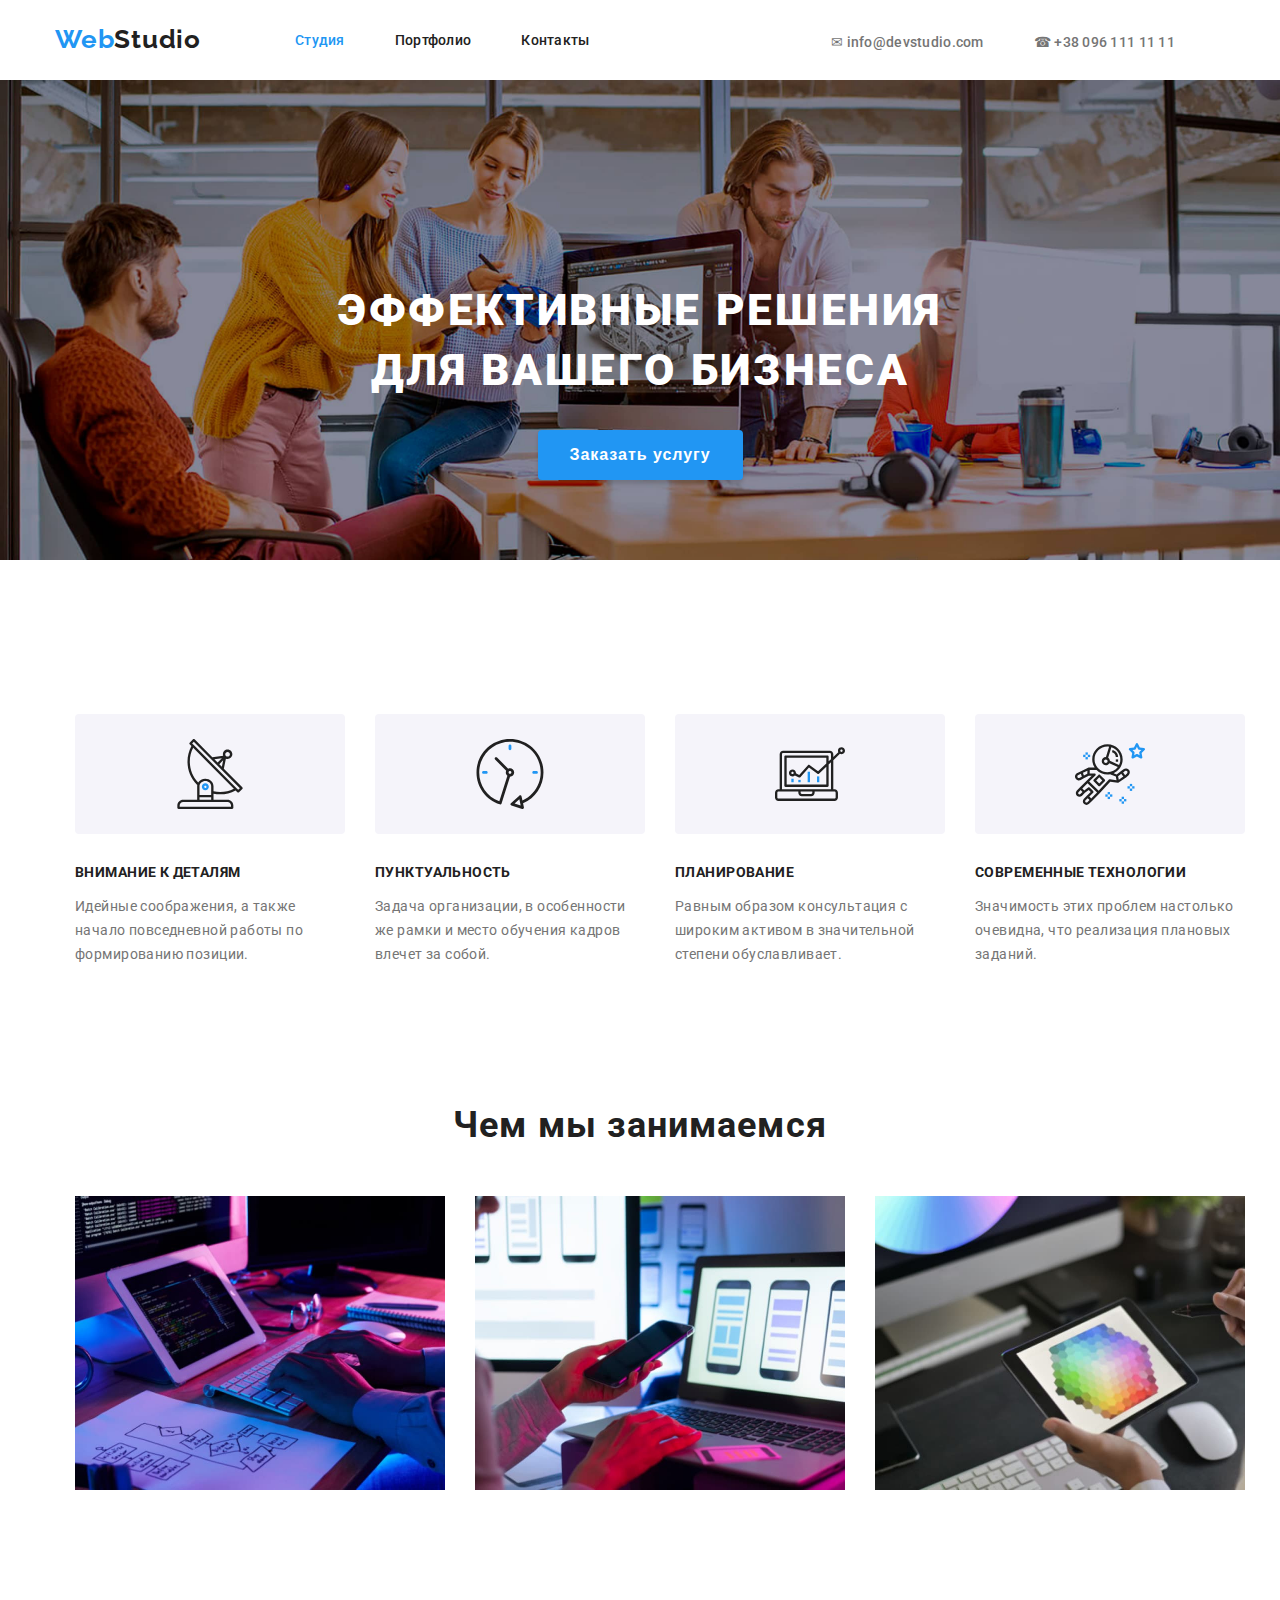
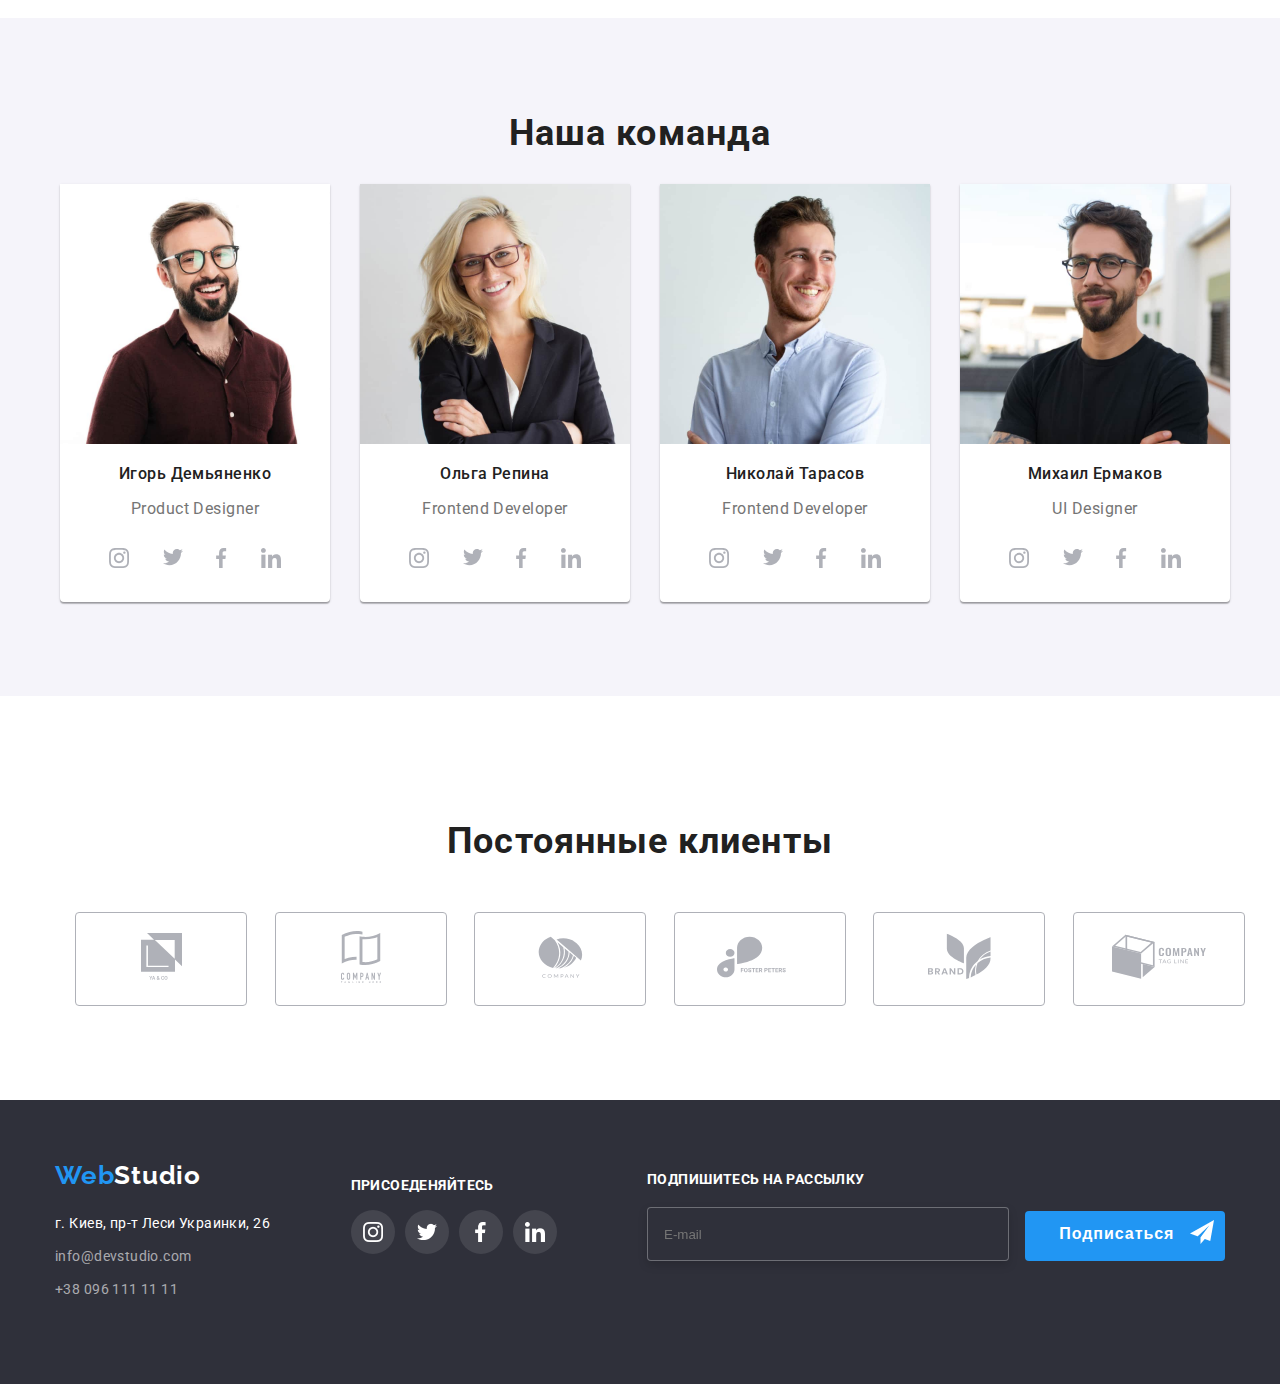
<file: index.html>
<!DOCTYPE html>
<html lang="ru">

<head>
  <meta charset="UTF-8" />
  <meta http-equiv="X-UA-Compatible" content="IE=edge" />
  <meta name="viewport" content="width=device-width, initial-scale=1.0" />
  <title>WebStudio</title>

  <link rel="preconnect" href="https://fonts.googleapis.com" />
  <link rel="preconnect" href="https://fonts.gstatic.com" crossorigin />
  <link href="https://fonts.googleapis.com/css2?family=Raleway:wght@700&family=Roboto:wght@400;500;700;900&display=swap"
    rel="stylesheet" />

  <link rel="stylesheet" href="./css/styles.css" />
</head>

<body>

  <!-- Header -->
  <header class="top">

    <!-- Navigation -->
    <nav class="navigation">
      <a class="logo logo-style" href="./index.html"> <span class="logo-color">Web</span>Studio </a>

      <ul class="navigation-list">
        <li class="navigation-item">
          <a class="nav-link active" href="./index.html">Студия</a>
        </li>
        <li class="navigation-item">
          <a class="nav-link" href="./portfolio.html">Портфолио</a>
        </li>
        <li class="navigation-item">
          <a class="nav-link" href="./contacts.html">Контакты</a>
        </li>
      </ul>
    </nav>

    <!-- Contacts -->
    <ul class="contacts-list">
      <li>
        <a class="contact-link" href="mailto:info@devstudio.com">&#9993; info@devstudio.com</a>
      </li>
      <li>
        <a class="contact-link" href="tel:+380961111111">&#9742; +38 096 111 11 11</a>
      </li>
    </ul>
  </header>

  <!-- Main content -->
  <main class="main-content">
    <section class="hero">
      <h1 class="hero-title">Эффективные решения для вашего бизнеса</h1>
      <button class="hero-btn" type="button">Заказать услугу</button>
    </section>

    <!-- Features -->
    <section class="features">
      <h2 class="visually-hidden">Наши преимущества</h2>
      <ul class="features-list">
        <li class="feature-item">
          <div>
            <svg width="70" height="70" viewBox="0 0 70 70" fill="none" xmlns="http://www.w3.org/2000/svg">
              <path
                d="M67.3163 48.3385L48.8468 29.7337L50.8966 19.6373C51.4256 19.8438 51.9879 19.9517 52.5556 19.9558H52.5696C55.1777 19.9866 57.3169 17.8974 57.3479 15.2893C57.3788 12.6812 55.2894 10.542 52.6813 10.5111C50.0732 10.4803 47.934 12.5695 47.9031 15.1776C47.8965 15.7357 47.9888 16.2905 48.176 16.8163L37.326 18.1405L19.6276 0.35C19.4105 0.128479 19.1141 0.00247917 18.804 0C18.4977 0.00160417 18.2044 0.123521 17.9873 0.3395L14.6786 3.6295C14.2232 4.08508 14.2232 4.82358 14.6786 5.27917L16.459 7.08517C9.56162 19.7681 11.8019 35.4741 21.9703 45.7228C22.0636 45.8121 22.1718 45.8843 22.29 45.9363C22.2165 46.3311 22.1781 46.7317 22.1756 47.1333V60.6667H8.17562C4.95562 60.6705 2.34608 63.28 2.34229 66.5V68.8333C2.34229 69.4776 2.86466 70 3.50895 70H57.1756C57.8199 70 58.3423 69.4776 58.3423 68.8333V66.5C58.3385 63.28 55.729 60.6705 52.509 60.6667H38.509V54.6688C40.7021 55.1288 42.9367 55.3633 45.1776 55.3688C50.5548 55.363 55.8464 54.0225 60.5776 51.4675L62.3673 53.2677C62.5844 53.4892 62.8808 53.6152 63.191 53.6177C63.4972 53.6161 63.7905 53.4941 64.0076 53.2782L67.3163 49.9882C67.7717 49.5326 67.7717 48.7941 67.3163 48.3385ZM50.9246 13.6348C51.8383 12.726 53.3157 12.7301 54.2244 13.6437C55.1332 14.5574 55.1291 16.0348 54.2155 16.9435C53.7781 17.3785 53.1864 17.6226 52.5695 17.6225H52.5625C51.2739 17.6158 50.2345 16.5658 50.2412 15.2771C50.2445 14.6602 50.4918 14.0699 50.9291 13.6348H50.9246ZM48.1783 21.301L46.8693 27.7445L44.298 25.158L48.1783 21.301ZM46.853 19.3282L42.653 23.5037L39.4038 20.237L46.853 19.3282ZM52.509 63C54.442 63 56.009 64.567 56.009 66.5V67.6667H4.67562V66.5C4.67562 64.567 6.2426 63 8.17562 63H52.509ZM36.1756 58.3333V60.6667H24.509V58.3333H36.1756ZM24.509 56V47.1333C24.509 44.303 27.1258 42 30.3423 42C33.5588 42 36.1756 44.303 36.1756 47.1333V56H24.509ZM38.509 52.29V47.1333C38.509 43.0162 34.8456 39.6667 30.3423 39.6667C27.4306 39.622 24.7079 41.1041 23.165 43.5738C14.2887 34.2249 12.2899 20.2875 18.1805 8.82073L58.872 49.7455C52.5886 52.9419 45.3857 53.8418 38.509 52.29ZM63.2038 50.7943L61.56 49.1412L18.7923 6.11567L17.1415 4.46133L18.7923 2.81633L36.15 20.272C36.1581 20.272 36.1628 20.2872 36.171 20.293L64.8593 49.1493L63.2038 50.7943Z"
                fill="#212121" />
              <path
                d="M30.3527 44.3333H30.3422C28.4091 44.3304 26.8398 45.895 26.8369 47.8281C26.834 49.7611 28.3986 51.3304 30.3317 51.3333H30.3422C32.2752 51.3362 33.8445 49.7716 33.8474 47.8386C33.8503 45.9055 32.2857 44.3362 30.3527 44.3333ZM31.1693 48.6605C30.9497 48.8789 30.6521 49.0012 30.3422 49C29.6979 48.9966 29.1783 48.4716 29.1816 47.8273C29.1832 47.5189 29.3069 47.2237 29.5255 47.0062C29.7426 46.7902 30.0359 46.6683 30.3422 46.6667C30.9865 46.67 31.5061 47.195 31.5027 47.8393C31.5011 48.1477 31.3774 48.4429 31.1588 48.6605H31.1693Z"
                fill="#2196F3" />
            </svg>
          </div>
          <h3 class="feature-title">Внимание к деталям</h3>
          <p class="feature-text">
            Идейные соображения, а также начало повседневной работы по формированию позиции.
          </p>
        </li>
        <li class="feature-item">
          <div>
            <svg width="70" height="70" viewBox="0 0 70 70" fill="none" xmlns="http://www.w3.org/2000/svg">
              <g clip-path="url(#clip0_1_1873)">
                <path
                  d="M68.4614 33.4715C68.4576 14.9819 53.4656 -0.00373771 34.9754 6.99302e-07C16.4858 0.00373911 1.50017 14.9963 1.50391 33.4859C1.50711 48.0502 10.9252 60.9413 24.7995 65.3713C24.9319 65.413 25.0697 65.4343 25.2081 65.4338C25.4719 65.4333 25.7304 65.3628 25.9573 65.2287C26.2527 65.0541 26.4732 64.7764 26.5768 64.449L35.0315 37.6521C37.3429 37.6404 39.2068 35.7568 39.1945 33.4459C39.1827 31.1345 37.2997 29.2706 34.9883 29.2824C34.3666 29.285 33.753 29.4282 33.1944 29.7011L22.0251 18.5302C21.4707 17.9951 20.5879 18.0106 20.0528 18.5644C19.5305 19.1054 19.5305 19.962 20.0528 20.503L31.2162 31.6792C30.3596 33.4277 30.8493 35.5383 32.3895 36.7303L24.3338 62.2647C8.41354 56.4002 0.261689 38.7405 6.12618 22.8203C11.9907 6.90002 29.6503 -1.25183 45.5706 4.61266C61.4909 10.4771 69.6427 28.1374 63.7782 44.0571C60.913 51.8351 55.0261 58.1252 47.4548 61.4989L46.5842 57.3989C46.4251 56.6454 45.6844 56.1636 44.9308 56.3233C44.6931 56.3741 44.4726 56.4857 44.291 56.6475L35.8978 64.1409C35.322 64.653 35.2708 65.5347 35.7835 66.1105C35.9501 66.2974 36.1637 66.4362 36.403 66.5126L47.1188 69.9327C47.8521 70.1682 48.6377 69.765 48.8732 69.0312C48.948 68.7994 48.9603 68.5527 48.9101 68.3145L48.0545 64.2915C60.4452 59.0678 68.4902 46.918 68.4614 33.4715ZM34.9829 32.0766C35.753 32.0766 36.3779 32.7014 36.3779 33.4715C36.3779 34.2422 35.753 34.8665 34.9829 34.8665C34.2123 34.8665 33.588 34.2422 33.588 33.4715C33.588 32.7014 34.2123 32.0766 34.9829 32.0766ZM39.5774 64.5916L44.3551 60.3298L45.6737 66.543L39.5774 64.5916Z"
                  fill="#212121" />
                <path
                  d="M33.5879 6.96729V9.7572C33.5879 10.5278 34.2122 11.1522 34.9828 11.1522C35.753 11.1522 36.3778 10.5278 36.3778 9.7572V6.96729C36.3778 6.19717 35.753 5.57233 34.9828 5.57233C34.2122 5.57233 33.5879 6.19717 33.5879 6.96729Z"
                  fill="#2196F3" />
                <path
                  d="M8.4787 32.0765C7.70805 32.0765 7.08374 32.7014 7.08374 33.4715C7.08374 34.2421 7.70805 34.8665 8.4787 34.8665H11.2686C12.0393 34.8665 12.6636 34.2421 12.6636 33.4715C12.6636 32.7014 12.0393 32.0765 11.2686 32.0765H8.4787Z"
                  fill="#2196F3" />
                <path
                  d="M61.4865 34.8665C62.2572 34.8665 62.8815 34.2421 62.8815 33.4715C62.8815 32.7014 62.2572 32.0765 61.4865 32.0765H58.6966C57.9265 32.0765 57.3016 32.7014 57.3016 33.4715C57.3016 34.2421 57.9265 34.8665 58.6966 34.8665H61.4865Z"
                  fill="#2196F3" />
              </g>
              <defs>
                <clipPath id="clip0_1_1873">
                  <rect width="70" height="70" fill="white" />
                </clipPath>
              </defs>
            </svg>
          </div>
          <h3 class="feature-title">Пунктуальность</h3>
          <p class="feature-text">
            Задача организации, в особенности же рамки и место обучения кадров влечет за собой.
          </p>
        </li>
        <li class="feature-item">
          <div>
            <svg width="70" height="70" viewBox="0 0 70 70" fill="none" xmlns="http://www.w3.org/2000/svg">
              <g clip-path="url(#clip0_1_1883)">
                <path d="M32.6495 32.7351H34.9816V43.2296H32.6495V32.7351Z" fill="#2196F3" />
                <path d="M41.978 37.3993H44.3101V43.2296H41.978V37.3993Z" fill="#2196F3" />
                <path d="M23.3212 40.8975H25.6533V43.2296H23.3212V40.8975Z" fill="#2196F3" />
                <path d="M16.3248 39.7314H18.6569V43.2295H16.3248V39.7314Z" fill="#2196F3" />
                <path
                  d="M3.49817 61.8865H59.4689C61.4007 61.8865 62.967 60.3202 62.967 58.3883V53.7241C62.967 51.7923 61.4007 50.2259 59.4689 50.2259H58.3028V21.1469L64.9262 14.8725C66.4635 15.6303 68.3242 15.1702 69.3302 13.7816C70.3369 12.3935 70.1957 10.4821 68.9966 9.25684C67.7975 8.03157 65.8901 7.8488 64.4798 8.82412C63.0701 9.80001 62.569 11.6499 63.2933 13.2037L58.3028 17.9345V15.2443C58.3028 13.3124 56.7365 11.7461 54.8046 11.7461H8.16239C6.23054 11.7461 4.66422 13.3124 4.66422 15.2443V50.2259H3.49817C1.56632 50.2259 0 51.7923 0 53.7241V58.3883C0 60.3202 1.56632 61.8865 3.49817 61.8865ZM66.4652 10.58C67.1091 10.58 67.6312 11.1021 67.6312 11.7461C67.6312 12.39 67.1091 12.9121 66.4652 12.9121C65.8212 12.9121 65.2991 12.39 65.2991 11.7461C65.2991 11.1021 65.8212 10.58 66.4652 10.58ZM6.99634 15.2443C6.99634 14.6003 7.51844 14.0782 8.16239 14.0782H54.8046C55.4486 14.0782 55.9707 14.6003 55.9707 15.2443V20.1414L53.6386 22.3573V17.5764C53.6386 16.9324 53.1165 16.4103 52.4725 16.4103H10.4945C9.85055 16.4103 9.32845 16.9324 9.32845 17.5764V46.7278C9.32845 47.3717 9.85055 47.8938 10.4945 47.8938H52.4725C53.1165 47.8938 53.6386 47.3717 53.6386 46.7278V25.5651L55.9707 23.3554V50.2259H6.99634V15.2443ZM17.4908 30.403C15.9131 30.3984 14.5279 31.4495 14.1083 32.9703C13.6886 34.491 14.3383 36.104 15.6951 36.9091C17.0513 37.7142 18.7793 37.5121 19.9129 36.4149L23.9662 38.4487C24.4371 38.6844 25.0081 38.5739 25.3583 38.1805L33.9745 28.4871L42.4443 34.8338C42.8987 35.1743 43.5329 35.1378 43.9452 34.7478L51.3065 27.7748V45.5617H11.6606V18.7424H51.3065V24.5619L43.0564 32.3747L34.5154 25.9716C34.0303 25.6084 33.3476 25.6767 32.9445 26.1294L24.2099 35.9571L20.9446 34.3242C20.9685 34.1841 20.9833 34.0429 20.989 33.9012C20.989 31.9693 19.4227 30.403 17.4908 30.403ZM18.6569 33.9012C18.6569 34.5451 18.1348 35.0672 17.4908 35.0672C16.8469 35.0672 16.3248 34.5451 16.3248 33.9012C16.3248 33.2572 16.8469 32.7351 17.4908 32.7351C18.1348 32.7351 18.6569 33.2572 18.6569 33.9012ZM25.6532 52.5581H37.3138V53.7241C37.3138 54.3681 36.7917 54.8902 36.1477 54.8902H26.8193C26.1753 54.8902 25.6532 54.3681 25.6532 53.7241V52.5581ZM2.33211 53.7241C2.33211 53.0802 2.85422 52.5581 3.49817 52.5581H23.3211V53.7241C23.3211 55.656 24.8874 57.2223 26.8193 57.2223H36.1477C38.0796 57.2223 39.6459 55.656 39.6459 53.7241V52.5581H59.4689C60.1128 52.5581 60.6349 53.0802 60.6349 53.7241V58.3883C60.6349 59.0323 60.1128 59.5544 59.4689 59.5544H3.49817C2.85422 59.5544 2.33211 59.0323 2.33211 58.3883V53.7241Z"
                  fill="#212121" />
              </g>
              <defs>
                <clipPath id="clip0_1_1883">
                  <rect width="70" height="70" fill="white" />
                </clipPath>
              </defs>
            </svg>
          </div>
          <h3 class="feature-title">Планирование</h3>
          <p class="feature-text">
            Равным образом консультация с широким активом в значительной степени обуславливает.
          </p>
        </li>
        <li class="feature-item">
          <div>
            <svg width="70" height="70" viewBox="0 0 70 70" fill="none" xmlns="http://www.w3.org/2000/svg">
              <path
                d="M69.9432 9.89637C69.8055 9.47513 69.4416 9.16724 69.0017 9.10298L64.8227 8.49512L62.9525 4.70809C62.5606 3.91005 61.2527 3.91005 60.8607 4.70809L58.9905 8.49512L54.8114 9.10312C54.3715 9.16724 54.0076 9.47418 53.8687 9.89651C53.7322 10.3188 53.8453 10.7831 54.1638 11.0924L57.1891 14.0407L56.4751 18.2034C56.4005 18.6409 56.5801 19.0831 56.9383 19.3445C57.3012 19.6082 57.7748 19.6407 58.168 19.4331L61.9061 17.4672L65.6441 19.4331C65.8145 19.5229 66.0024 19.5672 66.1879 19.5672C66.4293 19.5672 66.6709 19.4925 66.874 19.3443C67.2333 19.0831 67.4129 18.6408 67.3372 18.2033L66.6232 14.0405L69.6484 11.0923C69.9653 10.7819 70.0798 10.3187 69.9432 9.89637ZM64.5556 12.7991C64.2815 13.0662 64.1554 13.4536 64.2207 13.8316L64.6384 16.2688L62.4498 15.1184C62.2795 15.0286 62.0928 14.9843 61.9061 14.9843C61.7194 14.9843 61.5339 15.0286 61.3623 15.1184L59.1736 16.2688L59.5912 13.8316C59.6566 13.4536 59.5305 13.0675 59.2564 12.7991L57.4842 11.0724L59.932 10.7166C60.3123 10.6617 60.6402 10.4226 60.8105 10.0783L61.9048 7.86169L62.9991 10.0783C63.1695 10.4225 63.4974 10.6617 63.8777 10.7166L66.3254 11.0724L64.5556 12.7991Z"
                fill="#2196F3" />
              <path d="M57.1669 44.8923H54.8335V47.2257H57.1669V44.8923Z" fill="#2196F3" />
              <path d="M57.1669 49.5591H54.8335V51.8925H57.1669V49.5591Z" fill="#2196F3" />
              <path d="M59.5004 47.2257H57.167V49.5591H59.5004V47.2257Z" fill="#2196F3" />
              <path d="M54.8337 47.2257H52.5002V49.5591H54.8337V47.2257Z" fill="#2196F3" />
              <path d="M49.0003 57.7259H46.6669V60.0593H49.0003V57.7259Z" fill="#2196F3" />
              <path d="M49.0003 62.3926H46.6669V64.726H49.0003V62.3926Z" fill="#2196F3" />
              <path d="M51.3337 60.0593H49.0002V62.3927H51.3337V60.0593Z" fill="#2196F3" />
              <path d="M46.6668 60.0593H44.3334V62.3927H46.6668V60.0593Z" fill="#2196F3" />
              <path d="M35 53.0592H32.6666V55.3926H35V53.0592Z" fill="#2196F3" />
              <path d="M35 57.7259H32.6666V60.0593H35V57.7259Z" fill="#2196F3" />
              <path d="M37.3334 55.3925H35V57.7259H37.3334V55.3925Z" fill="#2196F3" />
              <path d="M32.6665 55.3925H30.3331V57.7259H32.6665V55.3925Z" fill="#2196F3" />
              <path d="M12.8331 13.3918H10.4996V15.7252H12.8331V13.3918Z" fill="#2196F3" />
              <path d="M12.8331 18.0587H10.4996V20.3921H12.8331V18.0587Z" fill="#2196F3" />
              <path d="M15.1663 15.7252H12.8329V18.0586H15.1663V15.7252Z" fill="#2196F3" />
              <path d="M10.4996 15.7252H8.16614V18.0586H10.4996V15.7252Z" fill="#2196F3" />
              <path
                d="M54.0635 30.9738C53.4347 30.1256 52.5119 29.5797 51.4642 29.4326C50.4118 29.2833 49.3734 29.5597 48.5334 30.2026L45.7952 32.3014L45.794 32.3026L41.6428 35.4025L38.6724 34.2194C43.9691 31.8429 47.6711 26.545 47.6711 20.3942C47.6711 12.0314 40.8401 5.22736 32.4436 5.22736C24.047 5.22736 17.2161 12.0314 17.2161 20.3942C17.2161 23.4253 18.1226 26.2439 19.6662 28.6158L13.6204 28.5633C13.6168 28.5633 13.6134 28.5633 13.6099 28.5633C13.5911 28.5633 13.5761 28.5726 13.5586 28.5738C13.4431 28.5785 13.3298 28.6018 13.2191 28.6415C13.1911 28.652 13.162 28.6579 13.1352 28.6706C13.1212 28.6765 13.1071 28.6776 13.0932 28.6846L6.02075 32.1764C6.01952 32.1764 6.01843 32.1764 6.01843 32.1775L1.8766 34.1693C1.83107 34.1891 1.78445 34.2159 1.73892 34.2462C0.0880191 35.3452 -0.474314 37.5036 0.429958 39.2676C0.911763 40.2056 1.73195 40.8963 2.73999 41.2124C3.12856 41.3337 3.52518 41.3933 3.91949 41.3933C4.55305 41.3933 5.18074 41.2381 5.75578 40.9313L8.79154 39.3167L13.7441 36.7593L16.7122 36.7418L4.80844 48.5884C4.80735 48.5896 4.80612 48.5896 4.80489 48.5907L1.87647 51.5074C1.18466 52.1958 0.8043 53.1092 0.8043 54.0835C0.8043 55.0565 1.18466 55.9723 1.87647 56.6619C2.587 57.3689 3.52149 57.7235 4.45598 57.7235C5.3917 57.7235 6.32495 57.3689 7.03782 56.6619L9.91251 53.7988L13.7206 50.9556L15.6912 52.9179L11.8375 56.7551C11.8364 56.7564 11.8352 56.7564 11.834 56.7575L8.90556 59.6741C8.21375 60.3625 7.8334 61.2759 7.8334 62.2502C7.8334 63.2233 8.21375 64.139 8.90556 64.8286C9.6161 65.5356 10.5518 65.8903 11.4863 65.8903C12.4208 65.8903 13.3565 65.5356 14.0681 64.8286L16.9977 61.912L21.6842 57.2453C21.6854 57.244 21.6854 57.2429 21.6865 57.2417L23.8951 55.0542L23.8869 55.046C23.9008 55.032 23.9207 55.0272 23.9347 55.0122L35.2353 42.6349L42.8281 43.7152C42.8829 43.7234 42.9377 43.7269 42.9925 43.7269C43.1338 43.7269 43.2702 43.6931 43.402 43.6429C43.4406 43.629 43.4743 43.6102 43.5106 43.5916C43.5526 43.5706 43.5968 43.559 43.6366 43.5322L50.6659 38.8655C50.6916 38.848 50.7055 38.8199 50.73 38.8013C50.758 38.7792 50.793 38.7699 50.8186 38.7453L53.5999 36.1401C55.0471 34.7841 55.2466 32.5628 54.0635 30.9738ZM4.66024 38.8722C4.28111 39.0752 3.85058 39.1159 3.43878 38.9854C3.03039 38.8582 2.69912 38.5793 2.50538 38.2025C2.15305 37.5164 2.35718 36.6811 2.97433 36.2296L5.84793 34.8471L6.53974 36.8689L6.83027 37.7182L4.66024 38.8722ZM12.3102 34.874L8.92333 36.6241L8.36456 34.9907L7.96328 33.8169L12.3967 31.6282L12.3102 34.874ZM45.3402 20.3919C45.3402 22.4009 44.8607 24.2957 44.03 25.9907L34.8832 21.8362C34.7875 20.5821 34.1366 19.4842 33.1589 18.8005L36.3614 8.16849C41.5626 9.82295 45.3402 14.6752 45.3402 20.3919ZM19.5519 20.3919C19.5519 13.3159 25.3363 7.55831 32.446 7.55831C32.9991 7.55831 33.5403 7.60493 34.0759 7.67261L30.9433 18.0713C30.9014 18.0701 30.8617 18.0585 30.8185 18.0585C28.5597 18.0585 26.7222 19.8901 26.7222 22.1419C26.7222 24.3936 28.5597 26.2254 30.8185 26.2254C32.3375 26.2254 33.65 25.3866 34.3582 24.1591L42.8073 27.9975C40.4564 31.1615 36.6938 33.2255 32.4459 33.2255C25.3363 33.2255 19.5519 27.4679 19.5519 20.3919ZM32.5814 22.1419C32.5814 23.1068 31.7903 23.8919 30.8185 23.8919C29.8467 23.8919 29.0556 23.1068 29.0556 22.1419C29.0556 21.1771 29.8467 20.3919 30.8185 20.3919C31.7903 20.3919 32.5814 21.1771 32.5814 22.1419ZM5.39183 55.0074C4.87503 55.5196 4.03843 55.5185 3.52286 55.0087C3.2743 54.7601 3.13785 54.4324 3.13785 54.0835C3.13785 53.7358 3.2743 53.4079 3.52286 53.1618L5.6274 51.0652L7.48941 52.9191L5.39183 55.0074ZM12.4222 63.1743C11.9054 63.6865 11.0677 63.6877 10.552 63.1755C10.3034 62.927 10.1669 62.5993 10.1669 62.2503C10.1669 61.9027 10.3034 61.5748 10.552 61.3287L12.6579 59.231L13.5388 60.1073L14.5211 61.0849L12.4222 63.1743ZM20.0383 55.5862C20.0371 55.5873 20.036 55.5873 20.0348 55.5885L16.1742 59.4385L15.2933 58.5623L14.311 57.5846L18.168 53.7451C18.168 53.7451 18.168 53.7451 18.168 53.744C18.1692 53.7428 18.1703 53.7428 18.1715 53.7417C18.259 53.6542 18.3139 53.5492 18.3676 53.4454C18.3828 53.415 18.4119 53.3893 18.4248 53.3579C18.461 53.2681 18.4667 53.1713 18.4808 53.0767C18.4878 53.0229 18.5112 52.9729 18.5112 52.9179C18.5112 52.8397 18.4831 52.764 18.4669 52.6869C18.4529 52.6169 18.4529 52.5456 18.426 52.4781C18.3817 52.3684 18.3058 52.2716 18.2265 52.177C18.2044 52.1513 18.1962 52.1186 18.1717 52.0942C18.1717 52.0942 18.1717 52.0942 18.1705 52.0942C18.1692 52.0931 18.1692 52.0906 18.1681 52.0895L14.6529 48.5895C14.6156 48.5521 14.5677 48.537 14.5257 48.5055C14.464 48.4577 14.4045 48.4134 14.3356 48.3795C14.2691 48.3468 14.2014 48.327 14.1314 48.3082C14.0568 48.2872 13.9845 48.2709 13.9063 48.265C13.835 48.2604 13.7686 48.2674 13.6975 48.2756C13.6193 48.2849 13.5459 48.2954 13.47 48.3199C13.3964 48.3432 13.3312 48.3793 13.2635 48.4179C13.2203 48.4424 13.1714 48.4506 13.1305 48.4809L9.25133 51.3767L7.28077 49.4143L12.5285 44.1946L22.0674 53.576L20.0383 55.5862ZM34.9544 40.2372C34.9207 40.2325 34.8891 40.2454 34.8553 40.2431C34.7701 40.2384 34.6885 40.2443 34.6034 40.2582C34.5369 40.2699 34.4739 40.2827 34.4108 40.3049C34.3362 40.3306 34.2685 40.3656 34.1996 40.4075C34.1343 40.4472 34.0748 40.4892 34.0176 40.5417C33.9896 40.5661 33.9558 40.5779 33.9301 40.6058L23.6527 51.862L14.185 42.5506L20.3825 36.3859C20.8387 35.9309 20.841 35.1923 20.386 34.735C20.1562 34.5052 19.854 34.392 19.5519 34.3932V34.3921L14.6984 34.4212L14.7591 30.9049L21.5492 30.9633C24.3166 33.7937 28.176 35.5589 32.446 35.5589C33.4027 35.5589 34.3361 35.4598 35.2448 35.2905C35.3323 35.3605 35.4186 35.4317 35.5284 35.476L40.7995 37.5761L41.1331 39.235L41.5228 41.1717L34.9544 40.2372ZM43.7944 40.6269L43.1096 37.2189L46.2736 34.8564L47.102 35.9554L48.3445 37.605L43.7944 40.6269ZM52.0055 34.4341L50.1726 36.1514L48.1356 33.4471L49.9544 32.0529C50.2938 31.7917 50.7221 31.6854 51.1421 31.7403C51.5644 31.7997 51.9378 32.0203 52.1921 32.3621C52.6658 33.0003 52.5853 33.8905 52.0055 34.4341Z"
                fill="#212121" />
              <path
                d="M29.7545 40.5651L25.0668 35.8984C24.613 35.4446 23.8755 35.4446 23.4205 35.8984L18.734 40.5651C18.5147 40.7856 18.391 41.0819 18.391 41.3922C18.391 41.7026 18.5135 42.0001 18.734 42.2194L23.4205 46.8861C23.648 47.1124 23.9468 47.2256 24.2443 47.2256C24.5418 47.2256 24.8404 47.1124 25.0668 46.8861L29.7545 42.2194C29.9738 42.0001 30.0987 41.7026 30.0987 41.3922C30.0987 41.0819 29.9749 40.7844 29.7545 40.5651ZM24.2443 44.4128L21.2109 41.3922L24.2443 38.3717L27.2788 41.3922L24.2443 44.4128Z"
                fill="#212121" />
              <path
                d="M37.5468 11.0923L36.9833 13.358C37.1385 13.3966 40.7844 14.3462 40.7844 18.0586H43.1178C43.1177 13.6461 39.4742 11.5718 37.5468 11.0923Z"
                fill="#212121" />
              <path d="M43.1178 20.3919H40.7844V22.7253H43.1178V20.3919Z" fill="#212121" />
            </svg>
          </div>
          <h3 class="feature-title">Современные технологии</h3>
          <p class="feature-text">
            Значимость этих проблем настолько очевидна, что реализация плановых заданий.
          </p>
        </li>
      </ul>

      <!-- About Us -->
      <div class="about-us">
        <h2 class="about-title">Чем мы занимаемся</h2>
        <ul class="about-foto-all">
          <li class="about-photo"><img src="./img/box1.jpg" alt="box1" width="370" /></li>
          <li class="about-photo"><img src="./img/box2.jpg" alt="box2" width="370" /></li>
          <li class="about-photo"><img src="./img/box3.jpg" alt="box3" width="370" /></li>
        </ul>
      </div>
    </section>

    <!-- Team -->
    <section class="team">
      <h2 class="team-title">Наша команда</h2>

      <!-- Team list -->
      <ul class="team-person">
        <li class="about-person">
          <img src="./img/img1.jpg" alt="team-person-photo" class="team-person-photo" width="270" />
          <h3 class="person-title">Игорь Демьяненко</h3>
          <p class="person-text">Product Designer</p>
          <ul class="personal-social-pages">
            <li>
              <a href="https://www.instagram.com/">
                <svg width="20" height="20" viewBox="0 0 20 20" fill="none" xmlns="http://www.w3.org/2000/svg">
                  <g clip-path="url(#clip0_1_2030)">
                    <path
                      d="M19.9804 5.88005C19.9336 4.81738 19.7617 4.0868 19.5156 3.45374C19.2616 2.78176 18.8709 2.18014 18.359 1.68002C17.8589 1.1721 17.2533 0.777435 16.5891 0.527447C15.9524 0.281274 15.2256 0.109427 14.163 0.0625732C13.0924 0.0117516 12.7525 0 10.0371 0C7.32173 0 6.98185 0.0117516 5.91521 0.0586052C4.85253 0.105459 4.12195 0.277459 3.48904 0.523479C2.81692 0.777435 2.2153 1.16814 1.71517 1.68002C1.20726 2.18014 0.812743 2.78573 0.562603 3.44992C0.31643 4.0868 0.144583 4.81341 0.0977294 5.87609C0.0469078 6.9467 0.0351562 7.28658 0.0351562 10.002C0.0351562 12.7173 0.0469078 13.0572 0.0937614 14.1239C0.140615 15.1865 0.312615 15.9171 0.558787 16.5502C0.812743 17.2221 1.20726 17.8238 1.71517 18.3239C2.2153 18.8318 2.82088 19.2265 3.48508 19.4765C4.12195 19.7226 4.84856 19.8945 5.91139 19.9413C6.97788 19.9883 7.31791 19.9999 10.0333 19.9999C12.7487 19.9999 13.0885 19.9883 14.1552 19.9413C15.2179 19.8945 15.9484 19.7226 16.5813 19.4765C17.9254 18.9568 18.9881 17.8941 19.5078 16.5502C19.7538 15.9133 19.9258 15.1865 19.9727 14.1239C20.0195 13.0572 20.0313 12.7173 20.0313 10.002C20.0313 7.28658 20.0273 6.9467 19.9804 5.88005ZM18.1794 14.0457C18.1364 15.0225 17.9723 15.5499 17.8356 15.9015C17.4995 16.7728 16.808 17.4643 15.9367 17.8004C15.5851 17.9372 15.0538 18.1012 14.0809 18.1441C13.026 18.1911 12.7096 18.2027 10.0411 18.2027C7.37255 18.2027 7.05221 18.1911 6.00113 18.1441C5.02438 18.1012 4.49693 17.9372 4.1453 17.8004C3.71171 17.6402 3.31704 17.3862 2.9967 17.0541C2.6646 16.7298 2.41065 16.3391 2.2504 15.9055C2.11365 15.5539 1.94959 15.0225 1.90671 14.0497C1.8597 12.9948 1.8481 12.6783 1.8481 10.0097C1.8481 7.34122 1.8597 7.02087 1.90671 5.96995C1.94959 4.99319 2.11365 4.46575 2.2504 4.11412C2.41065 3.68038 2.6646 3.28586 3.00067 2.96536C3.32483 2.63327 3.71553 2.37931 4.14927 2.21921C4.5009 2.08247 5.03231 1.9184 6.0051 1.87537C7.05999 1.82851 7.37652 1.81676 10.0449 1.81676C12.7174 1.81676 13.0337 1.82851 14.0848 1.87537C15.0616 1.9184 15.589 2.08247 15.9407 2.21921C16.3742 2.37931 16.7689 2.63327 17.0893 2.96536C17.4213 3.28967 17.6753 3.68038 17.8356 4.11412C17.9723 4.46575 18.1364 4.99701 18.1794 5.96995C18.2263 7.02484 18.238 7.34122 18.238 10.0097C18.238 12.6783 18.2263 12.9908 18.1794 14.0457Z"
                      fill="#AFB1B8" />
                    <path
                      d="M10.0371 4.8642C7.20074 4.8642 4.89941 7.16537 4.89941 10.0019C4.89941 12.8385 7.20074 15.1396 10.0371 15.1396C12.8737 15.1396 15.1749 12.8385 15.1749 10.0019C15.1749 7.16537 12.8737 4.8642 10.0371 4.8642ZM10.0371 13.3346C8.19702 13.3346 6.70442 11.8422 6.70442 10.0019C6.70442 8.16165 8.19702 6.66921 10.0371 6.66921C11.8774 6.66921 13.3698 8.16165 13.3698 10.0019C13.3698 11.8422 11.8774 13.3346 10.0371 13.3346Z"
                      fill="#AFB1B8" />
                    <path
                      d="M16.5775 4.6611C16.5775 5.32346 16.0404 5.86052 15.3779 5.86052C14.7155 5.86052 14.1785 5.32346 14.1785 4.6611C14.1785 3.99858 14.7155 3.46167 15.3779 3.46167C16.0404 3.46167 16.5775 3.99858 16.5775 4.6611Z"
                      fill="#AFB1B8" />
                  </g>
                  <defs>
                    <clipPath id="clip0_1_2030">
                      <rect width="20" height="20" fill="white" />
                    </clipPath>
                  </defs>
                </svg>
              </a>
            </li>
            <li>
              <a href="https://twitter.com">
                <svg width="20" height="18" viewBox="0 0 20 18" fill="none" xmlns="http://www.w3.org/2000/svg">
                  <path
                    d="M20 2.79875C19.2563 3.125 18.4637 3.34125 17.6375 3.44625C18.4875 2.93875 19.1363 2.14125 19.4412 1.18C18.6488 1.6525 17.7738 1.98625 16.8412 2.1725C16.0887 1.37125 15.0162 0.875 13.8462 0.875C11.5763 0.875 9.74875 2.7175 9.74875 4.97625C9.74875 5.30125 9.77625 5.61375 9.84375 5.91125C6.435 5.745 3.41875 4.11125 1.3925 1.6225C1.03875 2.23625 0.83125 2.93875 0.83125 3.695C0.83125 5.115 1.5625 6.37375 2.6525 7.1025C1.99375 7.09 1.3475 6.89875 0.8 6.5975C0.8 6.61 0.8 6.62625 0.8 6.6425C0.8 8.635 2.22125 10.29 4.085 10.6712C3.75125 10.7625 3.3875 10.8062 3.01 10.8062C2.7475 10.8062 2.4825 10.7913 2.23375 10.7362C2.765 12.36 4.2725 13.5538 6.065 13.5925C4.67 14.6838 2.89875 15.3412 0.98125 15.3412C0.645 15.3412 0.3225 15.3263 0 15.285C1.81625 16.4563 3.96875 17.125 6.29 17.125C13.835 17.125 17.96 10.875 17.96 5.4575C17.96 5.27625 17.9538 5.10125 17.945 4.9275C18.7588 4.35 19.4425 3.62875 20 2.79875Z"
                    fill="#AFB1B8" />
                </svg>
              </a>
            </li>
            <li>
              <a href="https://www.facebook.com">
                <svg width="11" height="20" viewBox="0 0 11 20" fill="none" xmlns="http://www.w3.org/2000/svg">
                  <path
                    d="M8.33076 3.32083H10.1566V0.140833C9.8416 0.0975 8.75826 0 7.4966 0C4.8641 0 3.06076 1.65583 3.06076 4.69917V7.5H0.155762V11.055H3.06076V20H6.62243V11.0558H9.40993L9.85243 7.50083H6.6216V5.05167C6.62243 4.02417 6.8991 3.32083 8.33076 3.32083Z"
                    fill="#AFB1B8" />
                </svg>
              </a>
            </li>
            <li>
              <a href="https://www.linkedin.com">
                <svg width="20" height="20" viewBox="0 0 20 20" fill="none" xmlns="http://www.w3.org/2000/svg">
                  <g clip-path="url(#clip0_1_1986)">
                    <path
                      d="M19.9951 20V19.9992H20.0001V12.6642C20.0001 9.07587 19.2276 6.31171 15.0326 6.31171C13.0159 6.31171 11.6626 7.41837 11.1101 8.46754H11.0517V6.64671H7.07422V19.9992H11.2159V13.3875C11.2159 11.6467 11.5459 9.96337 13.7017 9.96337C15.8259 9.96337 15.8576 11.95 15.8576 13.4992V20H19.9951Z"
                      fill="#AFB1B8" />
                    <path d="M0.330078 6.64746H4.47675V20H0.330078V6.64746Z" fill="#AFB1B8" />
                    <path
                      d="M2.40167 0C1.07583 0 0 1.07583 0 2.40167C0 3.7275 1.07583 4.82583 2.40167 4.82583C3.7275 4.82583 4.80333 3.7275 4.80333 2.40167C4.8025 1.07583 3.72667 0 2.40167 0V0Z"
                      fill="#AFB1B8" />
                  </g>
                  <defs>
                    <clipPath id="clip0_1_1986">
                      <rect width="20" height="20" fill="white" />
                    </clipPath>
                  </defs>
                </svg>
              </a>
            </li>
          </ul>
        </li>
        <li class="about-person">
          <img src="./img/img2.jpg" alt="team-person-photo" class="team-person-photo" width="270" />
          <h3 class="person-title">Ольга Репина</h3>
          <p class="person-text">Frontend Developer</p>
          <ul class="personal-social-pages">
            <li>
              <a href="https://www.instagram.com/">
                <svg width="20" height="20" viewBox="0 0 20 20" fill="none" xmlns="http://www.w3.org/2000/svg">
                  <g clip-path="url(#clip0_1_2030)">
                    <path
                      d="M19.9804 5.88005C19.9336 4.81738 19.7617 4.0868 19.5156 3.45374C19.2616 2.78176 18.8709 2.18014 18.359 1.68002C17.8589 1.1721 17.2533 0.777435 16.5891 0.527447C15.9524 0.281274 15.2256 0.109427 14.163 0.0625732C13.0924 0.0117516 12.7525 0 10.0371 0C7.32173 0 6.98185 0.0117516 5.91521 0.0586052C4.85253 0.105459 4.12195 0.277459 3.48904 0.523479C2.81692 0.777435 2.2153 1.16814 1.71517 1.68002C1.20726 2.18014 0.812743 2.78573 0.562603 3.44992C0.31643 4.0868 0.144583 4.81341 0.0977294 5.87609C0.0469078 6.9467 0.0351562 7.28658 0.0351562 10.002C0.0351562 12.7173 0.0469078 13.0572 0.0937614 14.1239C0.140615 15.1865 0.312615 15.9171 0.558787 16.5502C0.812743 17.2221 1.20726 17.8238 1.71517 18.3239C2.2153 18.8318 2.82088 19.2265 3.48508 19.4765C4.12195 19.7226 4.84856 19.8945 5.91139 19.9413C6.97788 19.9883 7.31791 19.9999 10.0333 19.9999C12.7487 19.9999 13.0885 19.9883 14.1552 19.9413C15.2179 19.8945 15.9484 19.7226 16.5813 19.4765C17.9254 18.9568 18.9881 17.8941 19.5078 16.5502C19.7538 15.9133 19.9258 15.1865 19.9727 14.1239C20.0195 13.0572 20.0313 12.7173 20.0313 10.002C20.0313 7.28658 20.0273 6.9467 19.9804 5.88005ZM18.1794 14.0457C18.1364 15.0225 17.9723 15.5499 17.8356 15.9015C17.4995 16.7728 16.808 17.4643 15.9367 17.8004C15.5851 17.9372 15.0538 18.1012 14.0809 18.1441C13.026 18.1911 12.7096 18.2027 10.0411 18.2027C7.37255 18.2027 7.05221 18.1911 6.00113 18.1441C5.02438 18.1012 4.49693 17.9372 4.1453 17.8004C3.71171 17.6402 3.31704 17.3862 2.9967 17.0541C2.6646 16.7298 2.41065 16.3391 2.2504 15.9055C2.11365 15.5539 1.94959 15.0225 1.90671 14.0497C1.8597 12.9948 1.8481 12.6783 1.8481 10.0097C1.8481 7.34122 1.8597 7.02087 1.90671 5.96995C1.94959 4.99319 2.11365 4.46575 2.2504 4.11412C2.41065 3.68038 2.6646 3.28586 3.00067 2.96536C3.32483 2.63327 3.71553 2.37931 4.14927 2.21921C4.5009 2.08247 5.03231 1.9184 6.0051 1.87537C7.05999 1.82851 7.37652 1.81676 10.0449 1.81676C12.7174 1.81676 13.0337 1.82851 14.0848 1.87537C15.0616 1.9184 15.589 2.08247 15.9407 2.21921C16.3742 2.37931 16.7689 2.63327 17.0893 2.96536C17.4213 3.28967 17.6753 3.68038 17.8356 4.11412C17.9723 4.46575 18.1364 4.99701 18.1794 5.96995C18.2263 7.02484 18.238 7.34122 18.238 10.0097C18.238 12.6783 18.2263 12.9908 18.1794 14.0457Z"
                      fill="#AFB1B8" />
                    <path
                      d="M10.0371 4.8642C7.20074 4.8642 4.89941 7.16537 4.89941 10.0019C4.89941 12.8385 7.20074 15.1396 10.0371 15.1396C12.8737 15.1396 15.1749 12.8385 15.1749 10.0019C15.1749 7.16537 12.8737 4.8642 10.0371 4.8642ZM10.0371 13.3346C8.19702 13.3346 6.70442 11.8422 6.70442 10.0019C6.70442 8.16165 8.19702 6.66921 10.0371 6.66921C11.8774 6.66921 13.3698 8.16165 13.3698 10.0019C13.3698 11.8422 11.8774 13.3346 10.0371 13.3346Z"
                      fill="#AFB1B8" />
                    <path
                      d="M16.5775 4.6611C16.5775 5.32346 16.0404 5.86052 15.3779 5.86052C14.7155 5.86052 14.1785 5.32346 14.1785 4.6611C14.1785 3.99858 14.7155 3.46167 15.3779 3.46167C16.0404 3.46167 16.5775 3.99858 16.5775 4.6611Z"
                      fill="#AFB1B8" />
                  </g>
                  <defs>
                    <clipPath id="clip0_1_2030">
                      <rect width="20" height="20" fill="white" />
                    </clipPath>
                  </defs>
                </svg>
              </a>
            </li>
            <li>
              <a href="https://twitter.com">
                <svg width="20" height="18" viewBox="0 0 20 18" fill="none" xmlns="http://www.w3.org/2000/svg">
                  <path
                    d="M20 2.79875C19.2563 3.125 18.4637 3.34125 17.6375 3.44625C18.4875 2.93875 19.1363 2.14125 19.4412 1.18C18.6488 1.6525 17.7738 1.98625 16.8412 2.1725C16.0887 1.37125 15.0162 0.875 13.8462 0.875C11.5763 0.875 9.74875 2.7175 9.74875 4.97625C9.74875 5.30125 9.77625 5.61375 9.84375 5.91125C6.435 5.745 3.41875 4.11125 1.3925 1.6225C1.03875 2.23625 0.83125 2.93875 0.83125 3.695C0.83125 5.115 1.5625 6.37375 2.6525 7.1025C1.99375 7.09 1.3475 6.89875 0.8 6.5975C0.8 6.61 0.8 6.62625 0.8 6.6425C0.8 8.635 2.22125 10.29 4.085 10.6712C3.75125 10.7625 3.3875 10.8062 3.01 10.8062C2.7475 10.8062 2.4825 10.7913 2.23375 10.7362C2.765 12.36 4.2725 13.5538 6.065 13.5925C4.67 14.6838 2.89875 15.3412 0.98125 15.3412C0.645 15.3412 0.3225 15.3263 0 15.285C1.81625 16.4563 3.96875 17.125 6.29 17.125C13.835 17.125 17.96 10.875 17.96 5.4575C17.96 5.27625 17.9538 5.10125 17.945 4.9275C18.7588 4.35 19.4425 3.62875 20 2.79875Z"
                    fill="#AFB1B8" />
                </svg>
              </a>
            </li>
            <li>
              <a href="https://www.facebook.com">
                <svg width="11" height="20" viewBox="0 0 11 20" fill="none" xmlns="http://www.w3.org/2000/svg">
                  <path
                    d="M8.33076 3.32083H10.1566V0.140833C9.8416 0.0975 8.75826 0 7.4966 0C4.8641 0 3.06076 1.65583 3.06076 4.69917V7.5H0.155762V11.055H3.06076V20H6.62243V11.0558H9.40993L9.85243 7.50083H6.6216V5.05167C6.62243 4.02417 6.8991 3.32083 8.33076 3.32083Z"
                    fill="#AFB1B8" />
                </svg>
              </a>
            </li>
            <li>
              <a href="https://www.linkedin.com">
                <svg width="20" height="20" viewBox="0 0 20 20" fill="none" xmlns="http://www.w3.org/2000/svg">
                  <g clip-path="url(#clip0_1_1986)">
                    <path
                      d="M19.9951 20V19.9992H20.0001V12.6642C20.0001 9.07587 19.2276 6.31171 15.0326 6.31171C13.0159 6.31171 11.6626 7.41837 11.1101 8.46754H11.0517V6.64671H7.07422V19.9992H11.2159V13.3875C11.2159 11.6467 11.5459 9.96337 13.7017 9.96337C15.8259 9.96337 15.8576 11.95 15.8576 13.4992V20H19.9951Z"
                      fill="#AFB1B8" />
                    <path d="M0.330078 6.64746H4.47675V20H0.330078V6.64746Z" fill="#AFB1B8" />
                    <path
                      d="M2.40167 0C1.07583 0 0 1.07583 0 2.40167C0 3.7275 1.07583 4.82583 2.40167 4.82583C3.7275 4.82583 4.80333 3.7275 4.80333 2.40167C4.8025 1.07583 3.72667 0 2.40167 0V0Z"
                      fill="#AFB1B8" />
                  </g>
                  <defs>
                    <clipPath id="clip0_1_1986">
                      <rect width="20" height="20" fill="white" />
                    </clipPath>
                  </defs>
                </svg>
              </a>
            </li>
          </ul>
        </li>
        <li class="about-person">
          <img src="./img/img3.jpg" alt="team-person-photo" class="team-person-photo" width="270" />
          <h3 class="person-title">Николай Тарасов</h3>
          <p class="person-text">Frontend Developer</p>
          <ul class="personal-social-pages">
            <li>
              <a href="https://www.instagram.com/">
                <svg width="20" height="20" viewBox="0 0 20 20" fill="none" xmlns="http://www.w3.org/2000/svg">
                  <g clip-path="url(#clip0_1_2030)">
                    <path
                      d="M19.9804 5.88005C19.9336 4.81738 19.7617 4.0868 19.5156 3.45374C19.2616 2.78176 18.8709 2.18014 18.359 1.68002C17.8589 1.1721 17.2533 0.777435 16.5891 0.527447C15.9524 0.281274 15.2256 0.109427 14.163 0.0625732C13.0924 0.0117516 12.7525 0 10.0371 0C7.32173 0 6.98185 0.0117516 5.91521 0.0586052C4.85253 0.105459 4.12195 0.277459 3.48904 0.523479C2.81692 0.777435 2.2153 1.16814 1.71517 1.68002C1.20726 2.18014 0.812743 2.78573 0.562603 3.44992C0.31643 4.0868 0.144583 4.81341 0.0977294 5.87609C0.0469078 6.9467 0.0351562 7.28658 0.0351562 10.002C0.0351562 12.7173 0.0469078 13.0572 0.0937614 14.1239C0.140615 15.1865 0.312615 15.9171 0.558787 16.5502C0.812743 17.2221 1.20726 17.8238 1.71517 18.3239C2.2153 18.8318 2.82088 19.2265 3.48508 19.4765C4.12195 19.7226 4.84856 19.8945 5.91139 19.9413C6.97788 19.9883 7.31791 19.9999 10.0333 19.9999C12.7487 19.9999 13.0885 19.9883 14.1552 19.9413C15.2179 19.8945 15.9484 19.7226 16.5813 19.4765C17.9254 18.9568 18.9881 17.8941 19.5078 16.5502C19.7538 15.9133 19.9258 15.1865 19.9727 14.1239C20.0195 13.0572 20.0313 12.7173 20.0313 10.002C20.0313 7.28658 20.0273 6.9467 19.9804 5.88005ZM18.1794 14.0457C18.1364 15.0225 17.9723 15.5499 17.8356 15.9015C17.4995 16.7728 16.808 17.4643 15.9367 17.8004C15.5851 17.9372 15.0538 18.1012 14.0809 18.1441C13.026 18.1911 12.7096 18.2027 10.0411 18.2027C7.37255 18.2027 7.05221 18.1911 6.00113 18.1441C5.02438 18.1012 4.49693 17.9372 4.1453 17.8004C3.71171 17.6402 3.31704 17.3862 2.9967 17.0541C2.6646 16.7298 2.41065 16.3391 2.2504 15.9055C2.11365 15.5539 1.94959 15.0225 1.90671 14.0497C1.8597 12.9948 1.8481 12.6783 1.8481 10.0097C1.8481 7.34122 1.8597 7.02087 1.90671 5.96995C1.94959 4.99319 2.11365 4.46575 2.2504 4.11412C2.41065 3.68038 2.6646 3.28586 3.00067 2.96536C3.32483 2.63327 3.71553 2.37931 4.14927 2.21921C4.5009 2.08247 5.03231 1.9184 6.0051 1.87537C7.05999 1.82851 7.37652 1.81676 10.0449 1.81676C12.7174 1.81676 13.0337 1.82851 14.0848 1.87537C15.0616 1.9184 15.589 2.08247 15.9407 2.21921C16.3742 2.37931 16.7689 2.63327 17.0893 2.96536C17.4213 3.28967 17.6753 3.68038 17.8356 4.11412C17.9723 4.46575 18.1364 4.99701 18.1794 5.96995C18.2263 7.02484 18.238 7.34122 18.238 10.0097C18.238 12.6783 18.2263 12.9908 18.1794 14.0457Z"
                      fill="#AFB1B8" />
                    <path
                      d="M10.0371 4.8642C7.20074 4.8642 4.89941 7.16537 4.89941 10.0019C4.89941 12.8385 7.20074 15.1396 10.0371 15.1396C12.8737 15.1396 15.1749 12.8385 15.1749 10.0019C15.1749 7.16537 12.8737 4.8642 10.0371 4.8642ZM10.0371 13.3346C8.19702 13.3346 6.70442 11.8422 6.70442 10.0019C6.70442 8.16165 8.19702 6.66921 10.0371 6.66921C11.8774 6.66921 13.3698 8.16165 13.3698 10.0019C13.3698 11.8422 11.8774 13.3346 10.0371 13.3346Z"
                      fill="#AFB1B8" />
                    <path
                      d="M16.5775 4.6611C16.5775 5.32346 16.0404 5.86052 15.3779 5.86052C14.7155 5.86052 14.1785 5.32346 14.1785 4.6611C14.1785 3.99858 14.7155 3.46167 15.3779 3.46167C16.0404 3.46167 16.5775 3.99858 16.5775 4.6611Z"
                      fill="#AFB1B8" />
                  </g>
                  <defs>
                    <clipPath id="clip0_1_2030">
                      <rect width="20" height="20" fill="white" />
                    </clipPath>
                  </defs>
                </svg>
              </a>
            </li>
            <li>
              <a href="https://twitter.com">
                <svg width="20" height="18" viewBox="0 0 20 18" fill="none" xmlns="http://www.w3.org/2000/svg">
                  <path
                    d="M20 2.79875C19.2563 3.125 18.4637 3.34125 17.6375 3.44625C18.4875 2.93875 19.1363 2.14125 19.4412 1.18C18.6488 1.6525 17.7738 1.98625 16.8412 2.1725C16.0887 1.37125 15.0162 0.875 13.8462 0.875C11.5763 0.875 9.74875 2.7175 9.74875 4.97625C9.74875 5.30125 9.77625 5.61375 9.84375 5.91125C6.435 5.745 3.41875 4.11125 1.3925 1.6225C1.03875 2.23625 0.83125 2.93875 0.83125 3.695C0.83125 5.115 1.5625 6.37375 2.6525 7.1025C1.99375 7.09 1.3475 6.89875 0.8 6.5975C0.8 6.61 0.8 6.62625 0.8 6.6425C0.8 8.635 2.22125 10.29 4.085 10.6712C3.75125 10.7625 3.3875 10.8062 3.01 10.8062C2.7475 10.8062 2.4825 10.7913 2.23375 10.7362C2.765 12.36 4.2725 13.5538 6.065 13.5925C4.67 14.6838 2.89875 15.3412 0.98125 15.3412C0.645 15.3412 0.3225 15.3263 0 15.285C1.81625 16.4563 3.96875 17.125 6.29 17.125C13.835 17.125 17.96 10.875 17.96 5.4575C17.96 5.27625 17.9538 5.10125 17.945 4.9275C18.7588 4.35 19.4425 3.62875 20 2.79875Z"
                    fill="#AFB1B8" />
                </svg>
              </a>
            </li>
            <li>
              <a href="https://www.facebook.com">
                <svg width="11" height="20" viewBox="0 0 11 20" fill="none" xmlns="http://www.w3.org/2000/svg">
                  <path
                    d="M8.33076 3.32083H10.1566V0.140833C9.8416 0.0975 8.75826 0 7.4966 0C4.8641 0 3.06076 1.65583 3.06076 4.69917V7.5H0.155762V11.055H3.06076V20H6.62243V11.0558H9.40993L9.85243 7.50083H6.6216V5.05167C6.62243 4.02417 6.8991 3.32083 8.33076 3.32083Z"
                    fill="#AFB1B8" />
                </svg>
              </a>
            </li>
            <li>
              <a href="https://www.linkedin.com">
                <svg width="20" height="20" viewBox="0 0 20 20" fill="none" xmlns="http://www.w3.org/2000/svg">
                  <g clip-path="url(#clip0_1_1986)">
                    <path
                      d="M19.9951 20V19.9992H20.0001V12.6642C20.0001 9.07587 19.2276 6.31171 15.0326 6.31171C13.0159 6.31171 11.6626 7.41837 11.1101 8.46754H11.0517V6.64671H7.07422V19.9992H11.2159V13.3875C11.2159 11.6467 11.5459 9.96337 13.7017 9.96337C15.8259 9.96337 15.8576 11.95 15.8576 13.4992V20H19.9951Z"
                      fill="#AFB1B8" />
                    <path d="M0.330078 6.64746H4.47675V20H0.330078V6.64746Z" fill="#AFB1B8" />
                    <path
                      d="M2.40167 0C1.07583 0 0 1.07583 0 2.40167C0 3.7275 1.07583 4.82583 2.40167 4.82583C3.7275 4.82583 4.80333 3.7275 4.80333 2.40167C4.8025 1.07583 3.72667 0 2.40167 0V0Z"
                      fill="#AFB1B8" />
                  </g>
                  <defs>
                    <clipPath id="clip0_1_1986">
                      <rect width="20" height="20" fill="white" />
                    </clipPath>
                  </defs>
                </svg>
              </a>
            </li>
          </ul>
        </li>
        <li class="about-person">
          <img src="./img/img4.jpg" alt="team-person-photo" class="team-person-photo" width="270" />
          <h3 class="person-title">Михаил Ермаков</h3>
          <p class="person-text">UI Designer</p>
          <ul class="personal-social-pages">
            <li>
              <a href="https://www.instagram.com/">
                <svg width="20" height="20" viewBox="0 0 20 20" fill="none" xmlns="http://www.w3.org/2000/svg">
                  <g clip-path="url(#clip0_1_2030)">
                    <path
                      d="M19.9804 5.88005C19.9336 4.81738 19.7617 4.0868 19.5156 3.45374C19.2616 2.78176 18.8709 2.18014 18.359 1.68002C17.8589 1.1721 17.2533 0.777435 16.5891 0.527447C15.9524 0.281274 15.2256 0.109427 14.163 0.0625732C13.0924 0.0117516 12.7525 0 10.0371 0C7.32173 0 6.98185 0.0117516 5.91521 0.0586052C4.85253 0.105459 4.12195 0.277459 3.48904 0.523479C2.81692 0.777435 2.2153 1.16814 1.71517 1.68002C1.20726 2.18014 0.812743 2.78573 0.562603 3.44992C0.31643 4.0868 0.144583 4.81341 0.0977294 5.87609C0.0469078 6.9467 0.0351562 7.28658 0.0351562 10.002C0.0351562 12.7173 0.0469078 13.0572 0.0937614 14.1239C0.140615 15.1865 0.312615 15.9171 0.558787 16.5502C0.812743 17.2221 1.20726 17.8238 1.71517 18.3239C2.2153 18.8318 2.82088 19.2265 3.48508 19.4765C4.12195 19.7226 4.84856 19.8945 5.91139 19.9413C6.97788 19.9883 7.31791 19.9999 10.0333 19.9999C12.7487 19.9999 13.0885 19.9883 14.1552 19.9413C15.2179 19.8945 15.9484 19.7226 16.5813 19.4765C17.9254 18.9568 18.9881 17.8941 19.5078 16.5502C19.7538 15.9133 19.9258 15.1865 19.9727 14.1239C20.0195 13.0572 20.0313 12.7173 20.0313 10.002C20.0313 7.28658 20.0273 6.9467 19.9804 5.88005ZM18.1794 14.0457C18.1364 15.0225 17.9723 15.5499 17.8356 15.9015C17.4995 16.7728 16.808 17.4643 15.9367 17.8004C15.5851 17.9372 15.0538 18.1012 14.0809 18.1441C13.026 18.1911 12.7096 18.2027 10.0411 18.2027C7.37255 18.2027 7.05221 18.1911 6.00113 18.1441C5.02438 18.1012 4.49693 17.9372 4.1453 17.8004C3.71171 17.6402 3.31704 17.3862 2.9967 17.0541C2.6646 16.7298 2.41065 16.3391 2.2504 15.9055C2.11365 15.5539 1.94959 15.0225 1.90671 14.0497C1.8597 12.9948 1.8481 12.6783 1.8481 10.0097C1.8481 7.34122 1.8597 7.02087 1.90671 5.96995C1.94959 4.99319 2.11365 4.46575 2.2504 4.11412C2.41065 3.68038 2.6646 3.28586 3.00067 2.96536C3.32483 2.63327 3.71553 2.37931 4.14927 2.21921C4.5009 2.08247 5.03231 1.9184 6.0051 1.87537C7.05999 1.82851 7.37652 1.81676 10.0449 1.81676C12.7174 1.81676 13.0337 1.82851 14.0848 1.87537C15.0616 1.9184 15.589 2.08247 15.9407 2.21921C16.3742 2.37931 16.7689 2.63327 17.0893 2.96536C17.4213 3.28967 17.6753 3.68038 17.8356 4.11412C17.9723 4.46575 18.1364 4.99701 18.1794 5.96995C18.2263 7.02484 18.238 7.34122 18.238 10.0097C18.238 12.6783 18.2263 12.9908 18.1794 14.0457Z"
                      fill="#AFB1B8" />
                    <path
                      d="M10.0371 4.8642C7.20074 4.8642 4.89941 7.16537 4.89941 10.0019C4.89941 12.8385 7.20074 15.1396 10.0371 15.1396C12.8737 15.1396 15.1749 12.8385 15.1749 10.0019C15.1749 7.16537 12.8737 4.8642 10.0371 4.8642ZM10.0371 13.3346C8.19702 13.3346 6.70442 11.8422 6.70442 10.0019C6.70442 8.16165 8.19702 6.66921 10.0371 6.66921C11.8774 6.66921 13.3698 8.16165 13.3698 10.0019C13.3698 11.8422 11.8774 13.3346 10.0371 13.3346Z"
                      fill="#AFB1B8" />
                    <path
                      d="M16.5775 4.6611C16.5775 5.32346 16.0404 5.86052 15.3779 5.86052C14.7155 5.86052 14.1785 5.32346 14.1785 4.6611C14.1785 3.99858 14.7155 3.46167 15.3779 3.46167C16.0404 3.46167 16.5775 3.99858 16.5775 4.6611Z"
                      fill="#AFB1B8" />
                  </g>
                  <defs>
                    <clipPath id="clip0_1_2030">
                      <rect width="20" height="20" fill="white" />
                    </clipPath>
                  </defs>
                </svg>
              </a>
            </li>
            <li>
              <a href="https://twitter.com">
                <svg width="20" height="18" viewBox="0 0 20 18" fill="none" xmlns="http://www.w3.org/2000/svg">
                  <path
                    d="M20 2.79875C19.2563 3.125 18.4637 3.34125 17.6375 3.44625C18.4875 2.93875 19.1363 2.14125 19.4412 1.18C18.6488 1.6525 17.7738 1.98625 16.8412 2.1725C16.0887 1.37125 15.0162 0.875 13.8462 0.875C11.5763 0.875 9.74875 2.7175 9.74875 4.97625C9.74875 5.30125 9.77625 5.61375 9.84375 5.91125C6.435 5.745 3.41875 4.11125 1.3925 1.6225C1.03875 2.23625 0.83125 2.93875 0.83125 3.695C0.83125 5.115 1.5625 6.37375 2.6525 7.1025C1.99375 7.09 1.3475 6.89875 0.8 6.5975C0.8 6.61 0.8 6.62625 0.8 6.6425C0.8 8.635 2.22125 10.29 4.085 10.6712C3.75125 10.7625 3.3875 10.8062 3.01 10.8062C2.7475 10.8062 2.4825 10.7913 2.23375 10.7362C2.765 12.36 4.2725 13.5538 6.065 13.5925C4.67 14.6838 2.89875 15.3412 0.98125 15.3412C0.645 15.3412 0.3225 15.3263 0 15.285C1.81625 16.4563 3.96875 17.125 6.29 17.125C13.835 17.125 17.96 10.875 17.96 5.4575C17.96 5.27625 17.9538 5.10125 17.945 4.9275C18.7588 4.35 19.4425 3.62875 20 2.79875Z"
                    fill="#AFB1B8" />
                </svg>
              </a>
            </li>
            <li>
              <a href="https://www.facebook.com">
                <svg width="11" height="20" viewBox="0 0 11 20" fill="none" xmlns="http://www.w3.org/2000/svg">
                  <path
                    d="M8.33076 3.32083H10.1566V0.140833C9.8416 0.0975 8.75826 0 7.4966 0C4.8641 0 3.06076 1.65583 3.06076 4.69917V7.5H0.155762V11.055H3.06076V20H6.62243V11.0558H9.40993L9.85243 7.50083H6.6216V5.05167C6.62243 4.02417 6.8991 3.32083 8.33076 3.32083Z"
                    fill="#AFB1B8" />
                </svg>
              </a>
            </li>
            <li>
              <a href="https://www.linkedin.com">
                <svg width="20" height="20" viewBox="0 0 20 20" fill="none" xmlns="http://www.w3.org/2000/svg">
                  <g clip-path="url(#clip0_1_1986)">
                    <path
                      d="M19.9951 20V19.9992H20.0001V12.6642C20.0001 9.07587 19.2276 6.31171 15.0326 6.31171C13.0159 6.31171 11.6626 7.41837 11.1101 8.46754H11.0517V6.64671H7.07422V19.9992H11.2159V13.3875C11.2159 11.6467 11.5459 9.96337 13.7017 9.96337C15.8259 9.96337 15.8576 11.95 15.8576 13.4992V20H19.9951Z"
                      fill="#AFB1B8" />
                    <path d="M0.330078 6.64746H4.47675V20H0.330078V6.64746Z" fill="#AFB1B8" />
                    <path
                      d="M2.40167 0C1.07583 0 0 1.07583 0 2.40167C0 3.7275 1.07583 4.82583 2.40167 4.82583C3.7275 4.82583 4.80333 3.7275 4.80333 2.40167C4.8025 1.07583 3.72667 0 2.40167 0V0Z"
                      fill="#AFB1B8" />
                  </g>
                  <defs>
                    <clipPath id="clip0_1_1986">
                      <rect width="20" height="20" fill="white" />
                    </clipPath>
                  </defs>
                </svg>
              </a>
            </li>
          </ul>
        </li>
      </ul>
    </section>

    <section class="clients">
      <h2 class="clients-title">Постоянные клиенты</h2>
      <ul class="clients-list">
        <li class="clients-item">
          <a href="">
            <svg width="41" height="47" viewBox="0 0 41 47" fill="none" xmlns="http://www.w3.org/2000/svg">
              <path fill-rule="evenodd" clip-rule="evenodd"
                d="M6 0L13.0078 6.63413L0 6.62646V38.8137H34V26.507L41 33.1338V0H6ZM33.6924 25.7283L13.8226 6.91796H33.6924V25.7283ZM27.5231 34.1055H5.38008V12.4579H6.9453V32.6397H27.5231V34.1055ZM10.6089 43.0991L9.79102 44.7837L8.97314 43.0991H8.28711L9.48096 45.3452V46.6538H10.1011V45.3452L11.2925 43.0991H10.6089ZM11.6367 46.6538L11.9248 45.8262H13.3018L13.5923 46.6538H14.2368L12.8916 43.0991H12.3374L10.9946 46.6538H11.6367ZM12.6133 43.8535L13.1284 45.3281H12.0981L12.6133 43.8535ZM15.8701 45.2427C15.7806 45.3794 15.7358 45.5299 15.7358 45.6943C15.7358 45.9938 15.8408 46.2371 16.0508 46.4243C16.2624 46.6099 16.5439 46.7026 16.8955 46.7026C17.2471 46.7026 17.5498 46.6074 17.8037 46.417L18.0039 46.6538H18.6924L18.1699 46.0361C18.375 45.7562 18.4775 45.3973 18.4775 44.9595H17.9624C17.9624 45.1987 17.9128 45.416 17.8135 45.6113L17.1274 44.8008L17.3691 44.625C17.54 44.5013 17.6629 44.3776 17.7378 44.2539C17.8127 44.1286 17.8501 43.9919 17.8501 43.8438C17.8501 43.6191 17.7671 43.4312 17.6011 43.2798C17.4367 43.1268 17.2251 43.0503 16.9663 43.0503C16.6798 43.0503 16.452 43.1317 16.2827 43.2944C16.1134 43.4556 16.0288 43.6753 16.0288 43.9536C16.0288 44.0675 16.0557 44.1855 16.1094 44.3076C16.1647 44.4297 16.2616 44.5778 16.3999 44.752C16.1362 44.9408 15.9596 45.1043 15.8701 45.2427ZM17.4741 46.0288C17.3 46.1623 17.1128 46.229 16.9126 46.229C16.7352 46.229 16.5936 46.1777 16.4878 46.0752C16.382 45.9727 16.3291 45.8392 16.3291 45.6748C16.3291 45.4844 16.4268 45.3151 16.6221 45.167L16.6978 45.1133L17.4741 46.0288ZM16.8369 44.4541C16.6693 44.2474 16.5854 44.0757 16.5854 43.939C16.5854 43.8201 16.6196 43.7217 16.688 43.6436C16.7563 43.5654 16.8483 43.5264 16.9639 43.5264C17.0713 43.5264 17.16 43.5597 17.23 43.6265C17.3 43.6916 17.335 43.7705 17.335 43.8633C17.335 44.0033 17.2845 44.118 17.1836 44.2075L17.1079 44.2686L16.8369 44.4541ZM22.623 46.3853C22.8672 46.172 23.0072 45.8758 23.043 45.4966H22.4277C22.3952 45.7505 22.3179 45.932 22.1958 46.041C22.0737 46.1501 21.8914 46.2046 21.6489 46.2046C21.3836 46.2046 21.1818 46.1037 21.0435 45.9019C20.9067 45.7 20.8384 45.4071 20.8384 45.0229V44.708C20.8416 44.3288 20.9149 44.0415 21.0581 43.8462C21.203 43.6493 21.4097 43.5508 21.6782 43.5508C21.9093 43.5508 22.0843 43.6077 22.2031 43.7217C22.3236 43.834 22.3984 44.0179 22.4277 44.2734H23.043C23.0039 43.8844 22.8647 43.5833 22.6255 43.3701C22.3862 43.1569 22.0705 43.0503 21.6782 43.0503C21.3869 43.0503 21.1297 43.1195 20.9067 43.2578C20.6854 43.3962 20.5153 43.5931 20.3965 43.8486C20.2777 44.1042 20.2183 44.3996 20.2183 44.7349V45.0669C20.2231 45.394 20.2842 45.6813 20.4014 45.9287C20.5186 46.1761 20.6846 46.3674 20.8994 46.5024C21.1159 46.6359 21.3657 46.7026 21.6489 46.7026C22.0542 46.7026 22.3789 46.5968 22.623 46.3853ZM26.2534 45.8872C26.3739 45.6235 26.4341 45.3175 26.4341 44.9692V44.7715C26.4325 44.4248 26.3706 44.1213 26.2485 43.8608C26.1265 43.5988 25.9531 43.3986 25.7285 43.2603C25.5055 43.1203 25.2492 43.0503 24.9595 43.0503C24.6698 43.0503 24.4126 43.1211 24.188 43.2627C23.965 43.4027 23.7917 43.6053 23.668 43.8706C23.5459 44.1359 23.4849 44.4419 23.4849 44.7886V44.9888C23.4865 45.3289 23.5483 45.6292 23.6704 45.8896C23.7941 46.1501 23.9683 46.3511 24.1929 46.4927C24.4191 46.6326 24.6763 46.7026 24.9644 46.7026C25.2557 46.7026 25.5129 46.6326 25.7358 46.4927C25.9604 46.3511 26.133 46.1493 26.2534 45.8872ZM25.5918 43.8779C25.7415 44.0879 25.8164 44.3898 25.8164 44.7837V44.9692C25.8164 45.3696 25.7423 45.674 25.5942 45.8823C25.4478 46.0907 25.2378 46.1948 24.9644 46.1948C24.6942 46.1948 24.4826 46.0882 24.3296 45.875C24.1782 45.6618 24.1025 45.3599 24.1025 44.9692V44.7642C24.1058 44.3817 24.1823 44.0863 24.332 43.8779C24.4834 43.668 24.6925 43.563 24.9595 43.563C25.2329 43.563 25.4437 43.668 25.5918 43.8779Z"
                fill="#AFB1B8" />
            </svg>
          </a>
        </li>
        <li class="clients-item">
          <a href="">
            <svg width="40" height="52" viewBox="0 0 40 52" fill="none" xmlns="http://www.w3.org/2000/svg">
              <path fill-rule="evenodd" clip-rule="evenodd"
                d="M17.1135 2.93452H16.9769C16.7669 2.92181 16.557 2.91672 16.347 2.91163H16.347H16.3268H15.8917C15.4945 2.91163 15.0897 2.92181 14.6875 2.94215C14.6572 2.93994 14.6267 2.93994 14.5964 2.94215C10.9521 3.14863 7.38159 4.05951 4.08036 5.62492L3.64778 5.83344V27.9746L4.65967 27.6313C5.54761 27.3261 6.49372 27.0515 7.47273 26.7972C10.1192 26.1178 12.8366 25.7567 15.5678 25.7216V28.6306C15.2061 28.6332 14.8545 28.6434 14.5028 28.6612H14.4193C12.3174 28.7765 10.2315 29.0967 8.19117 29.6173C5.60704 30.2643 3.11421 31.2357 0.771484 32.5086V4.11189C3.20457 2.69275 5.82521 1.62687 8.55545 0.945963C10.9526 0.327052 13.4168 0.00930695 15.8917 0H16.3192C16.8302 0.0127146 17.3285 0.0356008 17.7965 0.0712015C19.0296 0.157776 20.2527 0.352628 21.452 0.653528V3.51685C20.2873 3.24551 19.103 3.06695 17.9104 2.98284C17.8862 2.98079 17.862 2.97872 17.8377 2.97666C17.591 2.95561 17.3439 2.93452 17.1135 2.93452ZM22.1527 5.86138C22.7876 5.9097 23.4453 5.93259 24.1107 5.93259C26.7124 5.92307 29.303 5.59083 31.8238 4.94339C34.4067 4.29396 36.8985 3.32178 39.2409 2.04956V29.9402C36.8065 31.3585 34.1852 32.4243 31.4544 33.1061C29.0569 33.7227 26.5929 34.0395 24.1182 34.0496C22.2432 34.0647 20.3736 33.8443 18.5529 33.3935V5.32229C18.9829 5.42146 19.4256 5.51301 19.8759 5.58929C20.6146 5.7139 21.3937 5.80544 22.1527 5.86138ZM36.3469 6.07753L35.335 6.41828C34.4041 6.73106 33.4656 7.01078 32.522 7.25998C29.7748 7.96596 26.9513 8.3281 24.1157 8.33818C23.4555 8.33818 22.8483 8.32038 22.2614 8.28224L21.4545 8.22883V28.3178V31.0057L22.1476 31.0667C22.7901 31.1227 23.4529 31.1506 24.1208 31.1506C26.3543 31.1412 28.578 30.8533 30.7411 30.2937C32.5222 29.8469 34.2551 29.2243 35.9144 28.4348L36.3469 28.2263V6.07753Z"
                fill="#AFB1B8" />
              <path
                d="M2.73726 42.2124C2.59178 42.0615 2.41641 41.943 2.22248 41.8646C2.02856 41.7862 1.82042 41.7496 1.61153 41.7572C1.38892 41.7542 1.16793 41.7957 0.961389 41.8793C0.772023 41.9547 0.599889 42.068 0.455444 42.2124C0.312573 42.3572 0.201414 42.5304 0.12911 42.721C0.0498013 42.9207 0.0102645 43.1341 0.0127426 43.3491V47.1431C0.0036949 47.4104 0.0547102 47.6764 0.161996 47.9212C0.251555 48.1156 0.380847 48.2889 0.541455 48.4298C0.693075 48.5575 0.8711 48.6495 1.06258 48.6994C1.24706 48.7512 1.43768 48.7777 1.62924 48.7782C1.84053 48.7803 2.04965 48.7351 2.24143 48.646C2.43107 48.563 2.60289 48.4438 2.74737 48.295C2.88826 48.1476 3.00064 47.9752 3.07877 47.7864C3.15985 47.5951 3.20117 47.3892 3.2002 47.1812V46.7566H2.20854V47.0948C2.21149 47.2103 2.19172 47.3252 2.15036 47.433C2.11807 47.5137 2.06889 47.5866 2.00617 47.6466C1.94474 47.6962 1.87428 47.7334 1.79873 47.7559C1.73176 47.7782 1.66182 47.7902 1.59129 47.7915C1.50275 47.8018 1.41308 47.7885 1.33134 47.7527C1.24961 47.717 1.17871 47.6602 1.12582 47.5881C1.03234 47.4356 0.986517 47.2585 0.994276 47.0795V43.5423C0.988124 43.3462 1.02981 43.1515 1.1157 42.9753C1.16718 42.8952 1.24002 42.8313 1.3259 42.7908C1.41178 42.7503 1.50725 42.7349 1.60141 42.7464C1.68689 42.7434 1.77182 42.7612 1.84893 42.7984C1.92603 42.8356 1.99301 42.8911 2.04411 42.96C2.15508 43.1057 2.2131 43.2852 2.20854 43.4686V43.7966H3.19008V43.4101C3.19207 43.1831 3.15085 42.9578 3.06865 42.7464C2.99539 42.5476 2.88264 42.3659 2.73726 42.2124V42.2124Z"
                fill="#AFB1B8" />
              <path
                d="M8.62892 42.1691C8.31271 41.9021 7.91362 41.7546 7.50066 41.7521C7.29868 41.7529 7.09838 41.7891 6.9087 41.8589C6.71613 41.9279 6.53841 42.0332 6.38505 42.1691C6.22076 42.3168 6.08968 42.498 6.00053 42.7006C5.90063 42.9323 5.85146 43.183 5.85634 43.4355V47.0744C5.8495 47.3304 5.89873 47.5847 6.00053 47.8195C6.09028 48.0151 6.22152 48.1887 6.38505 48.328C6.53665 48.4688 6.71468 48.5777 6.9087 48.6485C7.09838 48.7183 7.29868 48.7544 7.50066 48.7553C7.70269 48.7549 7.90307 48.7187 8.09262 48.6485C8.28995 48.5767 8.47195 48.468 8.62892 48.328C8.7871 48.1861 8.91454 48.013 9.00332 47.8195C9.10512 47.5847 9.15435 47.3304 9.14751 47.0744V43.4355C9.15239 43.183 9.10322 42.9323 9.00332 42.7006C8.91505 42.5001 8.78775 42.3194 8.62892 42.1691V42.1691ZM8.16598 47.0744C8.17434 47.1714 8.16095 47.269 8.1268 47.3601C8.09265 47.4512 8.03861 47.5334 7.96866 47.6008C7.83768 47.7106 7.67251 47.7708 7.50193 47.7708C7.33135 47.7708 7.16617 47.7106 7.03519 47.6008C6.96524 47.5334 6.9112 47.4512 6.87705 47.3601C6.8429 47.269 6.82952 47.1714 6.83787 47.0744V43.4355C6.82952 43.3385 6.8429 43.2409 6.87705 43.1498C6.9112 43.0587 6.96524 42.9764 7.03519 42.9091C7.16617 42.7993 7.33135 42.7391 7.50193 42.7391C7.67251 42.7391 7.83768 42.7993 7.96866 42.9091C8.03861 42.9764 8.09265 43.0587 8.1268 43.1498C8.16095 43.2409 8.17434 43.3385 8.16598 43.4355V47.0744Z"
                fill="#AFB1B8" />
              <path
                d="M16.3673 48.6994V41.8107H15.4136L14.1614 45.4572H14.1437L12.8813 41.8107H11.9377V48.6994H12.9218V44.5087H12.9395L13.9033 47.4712H14.3941L15.3655 44.5087H15.3832V48.6994H16.3673Z"
                fill="#AFB1B8" />
              <path
                d="M21.9582 42.2937C21.8067 42.1237 21.6154 41.9943 21.4016 41.9173C21.1713 41.8424 20.9303 41.8063 20.6883 41.8105H19.2261V48.6993H20.2076V46.0089H20.7136C21.0198 46.0228 21.3245 45.958 21.599 45.8207C21.8221 45.6968 22.0082 45.515 22.1378 45.2943C22.2513 45.1111 22.3278 44.9071 22.3629 44.6942C22.4016 44.435 22.4193 44.173 22.4161 43.911C22.4256 43.5802 22.3933 43.2495 22.3199 42.9269C22.2545 42.6885 22.13 42.4706 21.9582 42.2937V42.2937ZM21.4522 44.3941C21.448 44.5188 21.4169 44.6412 21.3612 44.7527C21.3051 44.8586 21.2163 44.9434 21.1082 44.9942C20.9628 45.0593 20.8042 45.0889 20.6453 45.0807H20.1975V42.7387H20.7034C20.8558 42.7312 21.0077 42.7609 21.1461 42.8251C21.2476 42.8834 21.3282 42.9724 21.3763 43.0794C21.43 43.2004 21.4592 43.331 21.4624 43.4634C21.4624 43.6084 21.4624 43.7609 21.4624 43.9211C21.4624 44.0813 21.4725 44.2466 21.4624 44.3941H21.4522Z"
                fill="#AFB1B8" />
              <path
                d="M26.6077 41.8107H25.8032L24.2854 48.6994H25.2669L25.5553 47.2194H26.8935L27.1819 48.6994H28.1635L26.6077 41.8107ZM25.702 46.2811L26.1852 43.784H26.2029L26.6836 46.2811H25.702Z"
                fill="#AFB1B8" />
              <path
                d="M32.9497 45.9607H32.932L31.4496 41.8107H30.506V48.6994H31.4875V44.557H31.5078L33.0079 48.6994H33.9312V41.8107H32.9497V45.9607Z"
                fill="#AFB1B8" />
              <path
                d="M38.9476 41.8107L38.1583 44.5494H38.1381L37.3488 41.8107H36.3091L37.6574 45.7878V48.6994H38.639V45.7878L39.9873 41.8107H38.9476Z"
                fill="#AFB1B8" />
              <path d="M0 50.6445H0.473058V51.9719H0.794333V50.6445H1.26486V50.3724H0V50.6445Z" fill="#AFB1B8" />
              <path
                d="M3.97672 50.3724L3.35693 51.9719H3.69845L3.82999 51.6083H4.46748L4.60409 51.9719H4.95319L4.31823 50.3724H3.97672ZM3.92612 51.3387L4.14368 50.7462L4.36123 51.3387H3.92612Z"
                fill="#AFB1B8" />
              <path
                d="M7.90793 51.3821H8.27727V51.5881C8.16941 51.6746 8.03576 51.722 7.89781 51.7229C7.8333 51.7265 7.76886 51.7145 7.70988 51.688C7.65091 51.6614 7.59911 51.6211 7.55883 51.5703C7.47402 51.4485 7.43217 51.3017 7.43993 51.1533C7.43993 50.7973 7.59424 50.6193 7.90034 50.6193C7.98091 50.6112 8.06168 50.6325 8.12804 50.6791C8.19439 50.7257 8.24194 50.7947 8.26209 50.8735L8.57831 50.8125C8.51001 50.4997 8.28486 50.3421 7.90034 50.3421C7.69468 50.3366 7.4947 50.4103 7.34127 50.5481C7.26069 50.6276 7.19834 50.7239 7.15858 50.8302C7.11882 50.9365 7.10261 51.0502 7.11107 51.1634C7.10175 51.3823 7.17493 51.5966 7.31598 51.7636C7.39434 51.8444 7.4892 51.9071 7.59401 51.9475C7.69883 51.9879 7.8111 52.0049 7.92311 51.9975C8.17338 52.0045 8.41652 51.9133 8.60108 51.7432V51.1126H7.90793V51.3821Z"
                fill="#AFB1B8" />
              <path d="M11.9224 50.3724H11.5986V51.9719H12.7193V51.6998H11.9224V50.3724Z" fill="#AFB1B8" />
              <path d="M15.3175 50.3724H14.9937V51.9719H15.3175V50.3724Z" fill="#AFB1B8" />
              <path
                d="M18.6364 51.4405L17.9812 50.3724H17.6675V51.9719H17.9685V50.9268L18.6111 51.9719H18.9323V50.3724H18.6364V51.4405Z"
                fill="#AFB1B8" />
              <path
                d="M21.6368 51.2675H22.4337V50.9954H21.6368V50.6445H22.4944V50.3724H21.313V51.9719H22.5273V51.6998H21.6368V51.2675Z"
                fill="#AFB1B8" />
              <path
                d="M28.9122 51.0031H28.2823V50.3724H27.9611V51.9719H28.2823V51.2726H28.9122V51.9719H29.2335V50.3724H28.9122V51.0031Z"
                fill="#AFB1B8" />
              <path
                d="M31.9302 51.2675H32.7296V50.9954H31.9302V50.6445H32.7903V50.3724H31.6089V51.9719H32.8206V51.6998H31.9302V51.2675Z"
                fill="#AFB1B8" />
              <path
                d="M36.0233 51.2676C36.3015 51.2244 36.4432 51.0769 36.4432 50.8226C36.4513 50.7546 36.441 50.6856 36.4134 50.623C36.3858 50.5603 36.3419 50.5063 36.2863 50.4666C36.1415 50.3938 35.9799 50.3614 35.8183 50.3725H35.1404V51.972H35.4617V51.3032H35.5249C35.5934 51.299 35.6619 51.3112 35.7247 51.3388C35.7717 51.3678 35.8108 51.4079 35.8386 51.4558L36.1877 51.9644H36.5722L36.3774 51.6516C36.2913 51.4972 36.1699 51.3656 36.0233 51.2676V51.2676ZM35.6994 51.0464H35.4617V50.6446H35.7146C35.8248 50.6357 35.9357 50.6486 36.041 50.6827C36.0644 50.7034 36.0828 50.7291 36.095 50.7579C36.1072 50.7867 36.1127 50.8179 36.1113 50.8492C36.1098 50.8804 36.1014 50.911 36.0866 50.9385C36.0718 50.966 36.051 50.9899 36.0258 51.0082C35.9202 51.0406 35.8096 51.0535 35.6994 51.0464V51.0464Z"
                fill="#AFB1B8" />
              <path
                d="M39.1096 51.2675H39.9064V50.9954H39.1096V50.6445H39.9697V50.3724H38.7858V51.9719H40V51.6998H39.1096V51.2675Z"
                fill="#AFB1B8" />
            </svg>
          </a>
        </li>
        <li class="clients-item">
          <a href="">
            <svg width="45" height="42" viewBox="0 0 45 42" fill="none" xmlns="http://www.w3.org/2000/svg">
              <path
                d="M7.40628 41.1014C7.42219 41.1018 7.43786 41.1049 7.45238 41.1106C7.46689 41.1163 7.47995 41.1245 7.4908 41.1346L7.70892 41.3431C7.53961 41.5118 7.33035 41.6468 7.09546 41.7388C6.82039 41.8391 6.52394 41.8875 6.22572 41.8809C5.94548 41.8859 5.66705 41.8408 5.40777 41.7482C5.17389 41.6632 4.96376 41.5356 4.79159 41.3739C4.61588 41.2062 4.48054 41.0096 4.39353 40.7958C4.29824 40.5574 4.25119 40.3065 4.25448 40.0542C4.25061 39.8003 4.30147 39.548 4.40443 39.3103C4.49968 39.0951 4.64335 38.8986 4.82704 38.7322C5.01321 38.5691 5.23592 38.4408 5.48139 38.3555C5.74992 38.265 6.03588 38.22 6.32387 38.2228C6.59138 38.2172 6.85747 38.2582 7.10637 38.3436C7.32231 38.425 7.52058 38.538 7.69256 38.6777L7.50988 38.9004C7.49726 38.9161 7.48158 38.9297 7.46353 38.9407C7.44198 38.9535 7.41593 38.9594 7.38992 38.9573C7.36162 38.9556 7.33434 38.9474 7.31085 38.9336L7.2127 38.8743L7.07637 38.7985C7.01753 38.7704 6.95649 38.7458 6.8937 38.7251C6.81283 38.6999 6.72989 38.6801 6.64559 38.6659C6.5386 38.6487 6.42992 38.6408 6.32114 38.6422C6.11376 38.6399 5.90796 38.6737 5.71587 38.7417C5.53672 38.8046 5.37501 38.8999 5.24146 39.0212C5.10551 39.1503 5.00074 39.3018 4.93337 39.4667C4.85658 39.6553 4.81874 39.8542 4.82158 40.0542C4.81831 40.2574 4.85615 40.4595 4.93337 40.6513C4.9999 40.8147 5.10272 40.9653 5.23601 41.0943C5.36088 41.2146 5.51567 41.3086 5.6886 41.3692C5.86657 41.4333 6.0576 41.4655 6.25025 41.4639C6.36154 41.4654 6.47278 41.4591 6.58288 41.445C6.76267 41.4259 6.93513 41.3716 7.08728 41.2862C7.16359 41.2425 7.23563 41.1934 7.30267 41.1393C7.3307 41.1161 7.36756 41.1026 7.40628 41.1014V41.1014Z"
                fill="#AFB1B8" />
              <path
                d="M13.7044 40.0538C13.7078 40.3052 13.6579 40.5549 13.5572 40.7906C13.4684 41.0043 13.3284 41.1993 13.1465 41.3626C12.9646 41.526 12.745 41.654 12.5021 41.7382C11.9683 41.9151 11.3782 41.9151 10.8444 41.7382C10.603 41.6527 10.3848 41.5244 10.2037 41.3615C10.0219 41.1952 9.88095 40.9986 9.78927 40.7835C9.59287 40.3063 9.59287 39.7847 9.78927 39.3076C9.88228 39.0923 10.0231 38.8951 10.2037 38.7271C10.3864 38.5694 10.6045 38.446 10.8444 38.3647C11.3775 38.1846 11.969 38.1846 12.5021 38.3647C12.7443 38.4502 12.9634 38.5784 13.1455 38.7414C13.325 38.906 13.465 39.1001 13.5572 39.3123C13.6582 39.5495 13.7081 39.8009 13.7044 40.0538ZM13.1319 40.0538C13.1362 39.8527 13.1011 39.6525 13.0283 39.4615C12.9672 39.298 12.8679 39.1472 12.7366 39.0185C12.6087 38.8968 12.4513 38.8013 12.2758 38.739C11.8879 38.6095 11.4586 38.6095 11.0707 38.739C10.8952 38.8013 10.7378 38.8968 10.6099 39.0185C10.4768 39.1464 10.3764 39.2974 10.3155 39.4615C10.1768 39.8472 10.1768 40.2604 10.3155 40.6461C10.377 40.81 10.4773 40.9609 10.6099 41.0891C10.7379 41.2101 10.8953 41.3048 11.0707 41.3663C11.4593 41.4925 11.8872 41.4925 12.2758 41.3663C12.4512 41.3048 12.6086 41.2101 12.7366 41.0891C12.8673 40.9601 12.9665 40.8094 13.0283 40.6461C13.1015 40.4552 13.1365 40.2549 13.1319 40.0538V40.0538Z"
                fill="#AFB1B8" />
              <path
                d="M18.0013 40.6747L18.0586 40.8074C18.0804 40.76 18.0995 40.7173 18.1213 40.6747C18.1421 40.6302 18.1657 40.5867 18.1922 40.5444L19.5854 38.3438C19.6127 38.3059 19.6372 38.2823 19.6645 38.2751C19.7015 38.2653 19.7403 38.2613 19.779 38.2633H20.1907V41.8425H19.7026V39.2108C19.7026 39.1776 19.7026 39.1397 19.7026 39.0995C19.7 39.0585 19.7 39.0173 19.7026 38.9763L18.3012 41.2077C18.2834 41.2411 18.255 41.2694 18.2192 41.2891C18.1834 41.3089 18.1418 41.3192 18.0995 41.319H18.0204C17.9779 41.3195 17.9362 41.3093 17.9004 41.2895C17.8646 41.2697 17.8362 41.2413 17.8186 41.2077L16.3763 38.9621C16.3763 39.0047 16.3763 39.0474 16.3763 39.09C16.3763 39.1326 16.3763 39.1705 16.3763 39.2037V41.8354H15.9047V38.2633H16.3164C16.355 38.2613 16.3938 38.2653 16.4309 38.2751C16.4647 38.2897 16.4916 38.314 16.5072 38.3438L17.9304 40.5468C17.9584 40.5875 17.9821 40.6303 18.0013 40.6747V40.6747Z"
                fill="#AFB1B8" />
              <path
                d="M23.2444 40.4969V41.8376H22.6991V38.2632H23.9151C24.1446 38.2594 24.3735 38.2857 24.594 38.3413C24.7705 38.3848 24.9341 38.4607 25.0739 38.564C25.195 38.6608 25.2883 38.7808 25.3465 38.9146C25.4109 39.0604 25.4423 39.2156 25.4392 39.3717C25.4416 39.5285 25.4073 39.684 25.3383 39.8289C25.2728 39.966 25.1721 40.0884 25.0439 40.1866C24.904 40.2941 24.7395 40.3749 24.5613 40.4234C24.349 40.4824 24.127 40.5104 23.9042 40.5063L23.2444 40.4969ZM23.2444 40.1131H23.9042C24.0475 40.1148 24.1902 40.0964 24.3268 40.0587C24.4395 40.0257 24.5433 39.9733 24.6322 39.9047C24.7141 39.8391 24.7775 39.7581 24.8176 39.6678C24.8622 39.5723 24.8844 39.4701 24.883 39.367C24.8893 39.2676 24.8707 39.1683 24.8283 39.0758C24.7859 38.9834 24.7208 38.9 24.6376 38.8317C24.4293 38.6904 24.1677 38.6219 23.9042 38.6398H23.2444V40.1131Z"
                fill="#AFB1B8" />
              <path
                d="M30.5731 41.8424H30.1423C30.0991 41.8438 30.0566 41.8321 30.0223 41.8092C29.9914 41.7869 29.9671 41.7585 29.9514 41.7263L29.5806 40.8616H27.7185L27.334 41.7263C27.3199 41.7579 27.2964 41.7857 27.2659 41.8069C27.2312 41.8311 27.1877 41.8437 27.1432 41.8424H26.7124L28.3483 38.2628H28.9154L30.5731 41.8424ZM27.8739 40.5134H29.4116L28.7627 39.0564C28.7131 38.9468 28.6721 38.8344 28.64 38.72L28.5773 38.9072C28.5582 38.964 28.5364 39.0162 28.5173 39.0588L27.8739 40.5134Z"
                fill="#AFB1B8" />
              <path
                d="M32.9288 38.2795C32.9614 38.295 32.9894 38.3169 33.0106 38.3434L35.3962 41.0417C35.3962 40.9991 35.3962 40.9564 35.3962 40.9161C35.3962 40.8759 35.3962 40.8356 35.3962 40.7977V38.2629H35.8843V41.8424H35.6116C35.5729 41.8434 35.5345 41.8361 35.4998 41.8211C35.4662 41.804 35.4365 41.7815 35.4126 41.7548L33.0297 39.0589C33.0323 39.0999 33.0323 39.141 33.0297 39.1821C33.0297 39.2223 33.0297 39.2579 33.0297 39.291V41.8424H32.5416V38.2629H32.8306C32.8644 38.2621 32.8979 38.2677 32.9288 38.2795V38.2795Z"
                fill="#AFB1B8" />
              <path
                d="M39.9031 40.4188V41.8402H39.3578V40.4188L37.8501 38.2631H38.3381C38.3802 38.2609 38.4218 38.2718 38.4554 38.2938C38.4851 38.3168 38.51 38.3441 38.529 38.3744L39.4724 39.765C39.5105 39.8242 39.5432 39.8787 39.5705 39.9308C39.5978 39.9829 39.6196 40.0327 39.6387 40.0824L39.7096 39.9284C39.736 39.8721 39.767 39.8175 39.8023 39.765L40.732 38.3649C40.7516 38.337 40.7754 38.3115 40.8029 38.2891C40.8352 38.2646 40.8772 38.2518 40.9201 38.2536H41.4136L39.9031 40.4188Z"
                fill="#AFB1B8" />
              <path
                d="M17.7314 32.2561C17.9686 32.2822 18.2086 32.3035 18.4512 32.3225C22.1301 30.8926 25.2422 28.5523 27.3987 25.5942C29.5552 22.636 30.6603 19.1912 30.5759 15.6904L26.5216 12.1678C27.346 15.8951 26.9604 19.7482 25.408 23.2959C23.8555 26.8437 21.1976 29.9461 17.7314 32.2561V32.2561Z"
                fill="#AFB1B8" />
              <path
                d="M16.2837 32.0923L16.3928 32.1112C20.0966 29.8094 22.9205 26.5951 24.4993 22.8839C26.078 19.1727 26.3389 15.1353 25.2483 11.2939L19.4737 6.27673C21.8094 10.4008 22.7495 15.0162 22.1848 19.5862C21.6201 24.1562 19.5737 28.493 16.2837 32.0923V32.0923Z"
                fill="#AFB1B8" />
              <path
                d="M35.868 19.8265C34.8869 23.6731 32.5042 27.1423 29.0736 29.7189C28.0717 30.4755 26.991 31.1496 25.8455 31.7324C28.6389 31.019 31.2065 29.7578 33.3503 28.046C35.494 26.3341 37.1567 24.2174 38.21 21.859L35.868 19.8265Z"
                fill="#AFB1B8" />
              <path
                d="M34.949 19.2601L31.6146 16.3629C31.5508 19.666 30.47 22.894 28.4845 25.7114C26.499 28.5287 23.6813 30.8327 20.3242 32.3837H20.3406C21.0887 32.3835 21.8362 32.3447 22.579 32.2676C25.7164 31.155 28.488 29.3849 30.6464 27.1152C32.8049 24.8455 34.283 22.1469 34.949 19.2601V19.2601Z"
                fill="#AFB1B8" />
              <path
                d="M16.7663 4.16091L12.7883 0.699951C9.23222 1.89391 6.1738 3.99283 4.01337 6.72203C1.85294 9.45122 0.69115 12.6835 0.680054 15.9959H0.680054C0.693382 19.656 2.11126 23.2077 4.70929 26.0888C7.30731 28.9699 10.9371 31.016 15.0241 31.903C18.6725 28.041 20.8086 23.2687 21.1219 18.2798C21.4352 13.2908 19.9094 8.34495 16.7663 4.16091V4.16091Z"
                fill="#AFB1B8" />
              <path
                d="M44.1401 18.7273C44.1257 14.3848 42.1339 10.2238 38.5997 7.15318C35.0656 4.08257 30.2764 2.35199 25.2784 2.33949V2.33949C22.9688 2.33741 20.6789 2.70769 18.5249 3.43153L42.8805 24.5926C43.7144 22.7221 44.1415 20.7333 44.1401 18.7273V18.7273Z"
                fill="#AFB1B8" />
            </svg>
          </a>
        </li>
        <li class="clients-item">
          <a href="">
            <svg width="85" height="42" viewBox="0 0 85 42" fill="none" xmlns="http://www.w3.org/2000/svg">
              <path
                d="M13.1462 13.1028H13.1433C10.7453 13.1028 8.80127 14.8304 8.80127 16.9615V16.964C8.80127 19.0951 10.7453 20.8227 13.1433 20.8227H13.1462C15.5442 20.8227 17.4882 19.0951 17.4882 16.964V16.9615C17.4882 14.8304 15.5442 13.1028 13.1462 13.1028Z"
                fill="#AFB1B8" />
              <path
                d="M45.195 11.8693C45.1882 8.90929 43.8623 6.07223 41.5074 3.97895C39.1525 1.88568 35.9604 0.706672 32.6297 0.699951V0.699951C29.298 0.705328 26.1045 1.88374 23.7484 3.97716C21.3922 6.07058 20.0655 8.90841 20.0587 11.8693V11.8693V28.1921C20.0587 28.1921 45.1922 25.7044 45.195 11.8718V11.8693Z"
                fill="#AFB1B8" />
              <path
                d="M0 33.5495C0.00604098 35.6091 0.929149 37.5828 2.56761 39.0394C4.20607 40.496 6.42668 41.317 8.74418 41.3231V41.3231C11.0612 41.317 13.2814 40.4963 14.9197 39.0403C16.5581 37.5843 17.4816 35.6112 17.4884 33.552V33.552V22.1943C17.4884 22.1943 0 23.9266 0 33.5495ZM8.74418 35.5844C8.2913 35.5844 7.84859 35.4651 7.47204 35.2415C7.09548 35.0179 6.80199 34.7001 6.62868 34.3282C6.45537 33.9564 6.41002 33.5472 6.49838 33.1525C6.58673 32.7577 6.80481 32.3951 7.12505 32.1105C7.44528 31.8259 7.85328 31.6321 8.29746 31.5536C8.74164 31.4751 9.20204 31.5154 9.62045 31.6694C10.0389 31.8234 10.3965 32.0843 10.6481 32.4189C10.8997 32.7535 11.034 33.147 11.034 33.5495C11.0351 33.8173 10.9767 34.0828 10.8622 34.3306C10.7476 34.5783 10.5791 34.8036 10.3664 34.9933C10.1536 35.1831 9.90081 35.3337 9.62244 35.4364C9.34407 35.5392 9.04561 35.5921 8.74418 35.5921V35.5844Z"
                fill="#AFB1B8" />
              <path
                d="M26.4177 34.4637H24.7302V36.2069H23.8513V31.9413H26.6287V32.6532H24.7302V33.7548H26.4177V34.4637ZM30.6423 34.1708C30.6423 34.5907 30.5681 34.9589 30.4197 35.2753C30.2712 35.5917 30.0583 35.8358 29.781 36.0077C29.5056 36.1796 29.1892 36.2655 28.8318 36.2655C28.4783 36.2655 28.1628 36.1805 27.8855 36.0106C27.6082 35.8407 27.3933 35.5985 27.241 35.2841C27.0886 34.9677 27.0115 34.6044 27.0095 34.1942V33.9833C27.0095 33.5634 27.0847 33.1942 27.2351 32.8759C27.3875 32.5555 27.6013 32.3104 27.8767 32.1405C28.1541 31.9686 28.4705 31.8827 28.8259 31.8827C29.1814 31.8827 29.4968 31.9686 29.7722 32.1405C30.0496 32.3104 30.2634 32.5555 30.4138 32.8759C30.5662 33.1942 30.6423 33.5624 30.6423 33.9803V34.1708ZM29.7517 33.9774C29.7517 33.5302 29.6716 33.1903 29.5115 32.9579C29.3513 32.7255 29.1228 32.6093 28.8259 32.6093C28.531 32.6093 28.3035 32.7245 28.1433 32.955C27.9832 33.1835 27.9021 33.5194 27.9001 33.9628V34.1708C27.9001 34.6063 27.9802 34.9442 28.1404 35.1844C28.3005 35.4247 28.531 35.5448 28.8318 35.5448C29.1267 35.5448 29.3533 35.4296 29.5115 35.1991C29.6697 34.9667 29.7498 34.6288 29.7517 34.1854V33.9774ZM33.4929 35.0878C33.4929 34.9218 33.4343 34.7948 33.3171 34.7069C33.2 34.6171 32.989 34.5233 32.6843 34.4257C32.3796 34.326 32.1384 34.2284 31.9607 34.1327C31.4763 33.871 31.2341 33.5184 31.2341 33.0751C31.2341 32.8446 31.2986 32.6395 31.4275 32.4598C31.5583 32.2782 31.7449 32.1366 31.9871 32.035C32.2312 31.9335 32.5046 31.8827 32.8074 31.8827C33.1121 31.8827 33.3835 31.9384 33.6218 32.0497C33.8601 32.1591 34.0447 32.3143 34.1755 32.5155C34.3083 32.7167 34.3748 32.9452 34.3748 33.201H33.4958C33.4958 33.0057 33.4343 32.8544 33.3113 32.7469C33.1882 32.6376 33.0154 32.5829 32.7927 32.5829C32.5779 32.5829 32.4109 32.6288 32.2917 32.7206C32.1726 32.8104 32.113 32.9296 32.113 33.078C32.113 33.2167 32.1824 33.3329 32.321 33.4266C32.4617 33.5204 32.6677 33.6083 32.9392 33.6903C33.4392 33.8407 33.8035 34.0272 34.032 34.2499C34.2605 34.4725 34.3748 34.7499 34.3748 35.0819C34.3748 35.451 34.2351 35.7411 33.9558 35.952C33.6765 36.161 33.3005 36.2655 32.8279 36.2655C32.4998 36.2655 32.2009 36.2059 31.9314 36.0868C31.6619 35.9657 31.4558 35.8007 31.3132 35.5917C31.1726 35.3827 31.1023 35.1405 31.1023 34.8651H31.9841C31.9841 35.3358 32.2654 35.5712 32.8279 35.5712C33.0369 35.5712 33.2 35.5292 33.3171 35.4452C33.4343 35.3593 33.4929 35.2401 33.4929 35.0878ZM38.1833 32.6532H36.8767V36.2069H35.9978V32.6532H34.7087V31.9413H38.1833V32.6532ZM41.2537 34.3583H39.5662V35.5009H41.5466V36.2069H38.6873V31.9413H41.5408V32.6532H39.5662V33.6698H41.2537V34.3583ZM43.6414 34.6454H42.9412V36.2069H42.0623V31.9413H43.6472C44.1511 31.9413 44.5398 32.0536 44.8132 32.2782C45.0867 32.5028 45.2234 32.8202 45.2234 33.2303C45.2234 33.5214 45.1599 33.7645 45.033 33.9598C44.908 34.1532 44.7175 34.3075 44.4617 34.4227L45.3845 36.1659V36.2069H44.4412L43.6414 34.6454ZM42.9412 33.9335H43.6501C43.8708 33.9335 44.0417 33.8778 44.1628 33.7665C44.2839 33.6532 44.3445 33.4979 44.3445 33.3007C44.3445 33.0995 44.2869 32.9413 44.1716 32.826C44.0583 32.7108 43.8835 32.6532 43.6472 32.6532H42.9412V33.9335ZM48.2673 34.704V36.2069H47.3884V31.9413H49.0525C49.3728 31.9413 49.6541 31.9999 49.8962 32.1171C50.1404 32.2343 50.3279 32.4012 50.4587 32.618C50.5896 32.8329 50.655 33.078 50.655 33.3534C50.655 33.7714 50.5115 34.1014 50.2244 34.3436C49.9392 34.5839 49.5437 34.704 49.0378 34.704H48.2673ZM48.2673 33.9921H49.0525C49.2849 33.9921 49.4617 33.9374 49.5828 33.828C49.7058 33.7186 49.7673 33.5624 49.7673 33.3593C49.7673 33.1503 49.7058 32.9813 49.5828 32.8524C49.4597 32.7235 49.2898 32.6571 49.073 32.6532H48.2673V33.9921ZM53.8279 34.3583H52.1404V35.5009H54.1208V36.2069H51.2615V31.9413H54.115V32.6532H52.1404V33.6698H53.8279V34.3583ZM57.906 32.6532H56.5994V36.2069H55.7205V32.6532H54.4314V31.9413H57.906V32.6532ZM60.9763 34.3583H59.2888V35.5009H61.2693V36.2069H58.4099V31.9413H61.2634V32.6532H59.2888V33.6698H60.9763V34.3583ZM63.364 34.6454H62.6638V36.2069H61.7849V31.9413H63.3699C63.8738 31.9413 64.2625 32.0536 64.5359 32.2782C64.8093 32.5028 64.946 32.8202 64.946 33.2303C64.946 33.5214 64.8826 33.7645 64.7556 33.9598C64.6306 34.1532 64.4402 34.3075 64.1843 34.4227L65.1072 36.1659V36.2069H64.1638L63.364 34.6454ZM62.6638 33.9335H63.3728C63.5935 33.9335 63.7644 33.8778 63.8855 33.7665C64.0066 33.6532 64.0671 33.4979 64.0671 33.3007C64.0671 33.0995 64.0095 32.9413 63.8943 32.826C63.781 32.7108 63.6062 32.6532 63.3699 32.6532H62.6638V33.9335ZM67.8289 35.0878C67.8289 34.9218 67.7703 34.7948 67.6531 34.7069C67.5359 34.6171 67.325 34.5233 67.0203 34.4257C66.7156 34.326 66.4744 34.2284 66.2966 34.1327C65.8123 33.871 65.5701 33.5184 65.5701 33.0751C65.5701 32.8446 65.6345 32.6395 65.7634 32.4598C65.8943 32.2782 66.0808 32.1366 66.323 32.035C66.5671 31.9335 66.8406 31.8827 67.1433 31.8827C67.448 31.8827 67.7195 31.9384 67.9578 32.0497C68.196 32.1591 68.3806 32.3143 68.5115 32.5155C68.6443 32.7167 68.7107 32.9452 68.7107 33.201H67.8318C67.8318 33.0057 67.7703 32.8544 67.6472 32.7469C67.5242 32.6376 67.3513 32.5829 67.1287 32.5829C66.9138 32.5829 66.7468 32.6288 66.6277 32.7206C66.5085 32.8104 66.449 32.9296 66.449 33.078C66.449 33.2167 66.5183 33.3329 66.657 33.4266C66.7976 33.5204 67.0037 33.6083 67.2751 33.6903C67.7751 33.8407 68.1394 34.0272 68.3679 34.2499C68.5964 34.4725 68.7107 34.7499 68.7107 35.0819C68.7107 35.451 68.571 35.7411 68.2917 35.952C68.0125 36.161 67.6365 36.2655 67.1638 36.2655C66.8357 36.2655 66.5369 36.2059 66.2673 36.0868C65.9978 35.9657 65.7917 35.8007 65.6492 35.5917C65.5085 35.3827 65.4382 35.1405 65.4382 34.8651H66.3201C66.3201 35.3358 66.6013 35.5712 67.1638 35.5712C67.3728 35.5712 67.5359 35.5292 67.6531 35.4452C67.7703 35.3593 67.8289 35.2401 67.8289 35.0878Z"
                fill="#AFB1B8" />
            </svg>
          </a>
        </li>
        <li class="clients-item">
          <a href="">
            <svg width="63" height="47" viewBox="0 0 63 47" fill="none" xmlns="http://www.w3.org/2000/svg">
              <path
                d="M4.7569 38.7352C5.00058 39.0114 5.13038 39.3572 5.12358 39.7122C5.13601 39.9437 5.0914 40.1749 4.99304 40.3885C4.89469 40.6021 4.74511 40.7927 4.55539 40.9463C4.08201 41.2736 3.49555 41.4336 2.90369 41.3969H0V35.2055H2.84423C3.40566 35.1713 3.96263 35.3167 4.41995 35.6168C4.60363 35.7576 4.74908 35.9355 4.84482 36.1365C4.94055 36.3376 4.98396 36.5562 4.97162 36.7753C4.98831 37.1168 4.87115 37.4526 4.64128 37.722C4.42059 37.968 4.1156 38.1385 3.77579 38.2059C4.16101 38.2703 4.50873 38.4579 4.7569 38.7352V38.7352ZM1.35109 37.8006H2.56674C2.84303 37.8193 3.11743 37.7463 3.33974 37.5949C3.43101 37.5192 3.50203 37.4252 3.54728 37.3203C3.59254 37.2154 3.61082 37.1024 3.60071 36.99C3.60929 36.878 3.59063 36.7657 3.54607 36.6611C3.50151 36.5564 3.43217 36.4622 3.34304 36.3851C3.11408 36.2294 2.83115 36.1553 2.54692 36.1764H1.35109V37.8006ZM3.45866 40.175C3.55623 40.0974 3.63292 40.0003 3.68277 39.8912C3.73262 39.7821 3.75428 39.6639 3.74606 39.5458C3.7535 39.4264 3.73085 39.307 3.67988 39.1969C3.6289 39.0868 3.55095 38.9888 3.45205 38.9107C3.21421 38.7492 2.9217 38.6699 2.6262 38.6868H1.35109V40.3897H2.64272C2.93345 40.4051 3.22122 40.3293 3.45866 40.175V40.175Z"
                fill="#AFB1B8" />
              <path
                d="M10.5709 41.3969L8.98857 38.9772H8.39396V41.3969H7.03296V35.2055H9.60961C10.2591 35.164 10.9012 35.3524 11.4034 35.7318C11.7635 36.0678 11.9808 36.5106 12.0159 36.9803C12.051 37.45 11.9018 37.9158 11.595 38.2937C11.2771 38.6271 10.8428 38.8494 10.3661 38.9228L12.0508 41.3969H10.5709ZM8.39396 38.1333H9.50721C10.2802 38.1333 10.6667 37.8208 10.6667 37.1957C10.6746 37.0681 10.6534 36.9403 10.6045 36.8205C10.5556 36.7008 10.48 36.5916 10.3826 36.5C10.1383 36.314 9.82374 36.2238 9.50721 36.249H8.38075L8.39396 38.1333Z"
                fill="#AFB1B8" />
              <path
                d="M18.0101 40.1506H15.298L14.819 41.3968H13.392L15.8827 35.2749H17.4254L19.9063 41.3968H18.4792L18.0101 40.1506ZM17.6467 39.213L16.6557 36.5997L15.6647 39.213H17.6467Z"
                fill="#AFB1B8" />
              <path
                d="M27.3225 41.3969H25.9714L22.9421 37.1866V41.3969H21.5944V35.2054H22.9421L25.9714 39.44V35.2054H27.3225V41.3969Z"
                fill="#AFB1B8" />
              <path
                d="M35.0326 39.9149C34.7532 40.3823 34.3276 40.7626 33.8103 41.0068C33.2222 41.2788 32.5695 41.4128 31.9109 41.397H29.506V35.2055H31.9109C32.5684 35.1898 33.2202 35.3206 33.8103 35.5866C34.3275 35.8253 34.7536 36.2017 35.0326 36.6664C35.3107 37.17 35.4556 37.7263 35.4556 38.2906C35.4556 38.8549 35.3107 39.4113 35.0326 39.9149V39.9149ZM33.4866 39.7667C33.8722 39.3554 34.0842 38.8312 34.0842 38.2891C34.0842 37.7471 33.8722 37.2229 33.4866 36.8116C33.0205 36.439 32.4127 36.2499 31.7952 36.2853H30.8571V40.293H31.7952C32.4127 40.3283 33.0205 40.1392 33.4866 39.7667Z"
                fill="#AFB1B8" />
              <path
                d="M18.8558 0.766724C18.8558 0.766724 36.2945 6.79486 35.9245 15.518V30.2722C35.9245 30.2722 18.4991 24.2411 18.8624 15.518L18.8558 0.766724Z"
                fill="#AFB1B8" />
              <path
                d="M51.4603 26.8181C54.7538 24.7428 58.5633 23.4574 62.5399 23.0796V18.4609C57.9579 20.0779 54.0709 23.0098 51.4603 26.8181V26.8181Z"
                fill="#AFB1B8" />
              <path
                d="M49.4816 28.2095C52.1773 23.2396 56.8505 19.4046 62.54 17.4932V4.18469C62.54 4.18469 37.705 12.7717 38.2303 25.1939V46.2002C38.2303 46.2002 39.3369 45.816 41.0778 45.0961C41.0778 44.4247 41.0778 43.7472 41.1571 43.0666C41.6711 37.2996 44.6654 31.9556 49.4816 28.2095V28.2095Z"
                fill="#AFB1B8" />
              <path
                d="M47.1197 36.0131C47.2502 34.5563 47.5413 33.1152 47.9885 31.712C44.9896 34.9471 43.1734 38.9614 42.7956 43.1906C42.7592 43.5899 42.7394 43.9891 42.7295 44.4005C44.14 43.7804 45.7818 43.0061 47.5062 42.0957C47.0662 40.0948 46.936 38.0472 47.1197 36.0131V36.0131Z"
                fill="#AFB1B8" />
              <path
                d="M48.1074 36.0887C47.9421 37.929 48.0454 39.7813 48.4146 41.5966C55.1998 37.8793 62.8241 32.1355 62.5301 25.1939V24.589C57.6823 25.0856 53.1468 27.026 49.6204 30.112C48.7947 32.0244 48.2848 34.0387 48.1074 36.0887V36.0887Z"
                fill="#AFB1B8" />
            </svg>
          </a>
        </li>
        <li class="clients-item">
          <a href="">
            <svg width="94" height="45" viewBox="0 0 94 45" fill="none" xmlns="http://www.w3.org/2000/svg">
              <path
                d="M47.425 21.4082C46.9819 20.8184 46.7699 20.1213 46.8203 19.4196V16.5364C46.8203 15.6526 47.0207 14.9809 47.4216 14.5214C47.8224 14.0619 48.511 13.8331 49.4871 13.8351C50.4044 13.8351 51.0555 14.0306 51.4405 14.4217C51.8605 14.9207 52.0648 15.5309 52.018 16.1463V16.8239H50.3772V16.1375C50.383 15.9129 50.3671 15.6882 50.3296 15.4659C50.306 15.3138 50.2234 15.1732 50.0952 15.067C49.9267 14.9525 49.7145 14.897 49.5007 14.9115C49.2759 14.897 49.0529 14.9556 48.8756 15.0758C48.7327 15.1935 48.6374 15.3477 48.6038 15.5157C48.5567 15.7511 48.5351 15.9897 48.5393 16.2285V19.7276C48.5134 20.0652 48.5858 20.403 48.7499 20.7102C48.8315 20.8141 48.9448 20.8965 49.0774 20.9483C49.2099 21.0001 49.3564 21.0192 49.5007 21.0035C49.7109 21.0184 49.9195 20.9615 50.0816 20.8451C50.2153 20.7305 50.3013 20.581 50.3262 20.4198C50.3645 20.1877 50.3816 19.9533 50.3772 19.7188V19.009H52.018V19.6572C52.0641 20.2988 51.8648 20.9356 51.4507 21.4698C51.0736 21.8981 50.4315 22.1122 49.4871 22.1122C48.5427 22.1122 47.8292 21.8834 47.425 21.4082Z"
                fill="#AFB1B8" />
              <path
                d="M54.2569 21.4376C53.8425 20.9888 53.6353 20.3347 53.6353 19.4695V16.4367C53.6353 15.5803 53.8425 14.9321 54.2569 14.4921C54.6714 14.0521 55.3644 13.8331 56.336 13.8351C57.3008 13.8351 57.9904 14.0541 58.4049 14.4921C58.8193 14.9321 59.03 15.5803 59.03 16.4367V19.4695C59.03 20.3259 58.8193 20.9829 58.3981 21.4346C57.9768 21.8863 57.2906 22.1122 56.336 22.1122C55.3814 22.1122 54.6748 21.8834 54.2569 21.4376ZM57.1004 20.7102C57.2488 20.4291 57.3164 20.1212 57.2974 19.8127V16.0994C57.3165 15.7969 57.25 15.4949 57.1038 15.2195C57.0205 15.1134 56.9044 15.0296 56.7686 14.9777C56.6329 14.9259 56.483 14.908 56.336 14.9262C56.1886 14.9085 56.0384 14.9265 55.9022 14.9783C55.766 15.0301 55.6492 15.1136 55.5648 15.2195C55.4155 15.4941 55.3477 15.7965 55.3678 16.0994V19.8303C55.3472 20.1389 55.4148 20.4471 55.5648 20.7278C55.6605 20.8224 55.7785 20.8982 55.9109 20.9502C56.0434 21.0021 56.1872 21.029 56.3326 21.029C56.4781 21.029 56.6218 21.0021 56.7543 20.9502C56.8867 20.8982 57.0047 20.8224 57.1004 20.7278V20.7102Z"
                fill="#AFB1B8" />
              <path
                d="M61.0035 13.9236H62.7701L64.0984 19.5192L65.4573 13.9236H67.1763L67.3496 22.0003H66.079L65.9431 16.3871L64.6318 22.0003H63.6126L62.2537 16.3665L62.128 22.0003H60.8439L61.0035 13.9236Z"
                fill="#AFB1B8" />
              <path
                d="M69.3303 13.9236H72.082C73.6673 13.9236 74.46 14.688 74.46 16.217C74.46 17.6814 73.6254 18.4126 71.9563 18.4106H71.0187V22.0003H69.3201L69.3303 13.9236ZM71.6811 17.3754C71.8489 17.3938 72.0194 17.3805 72.1807 17.3364C72.342 17.2924 72.4903 17.2186 72.6153 17.1203C72.8101 16.8475 72.896 16.5271 72.8599 16.2082C72.8688 15.9618 72.8414 15.7154 72.7784 15.475C72.7542 15.3947 72.7117 15.3194 72.6533 15.2534C72.595 15.1874 72.522 15.1322 72.4387 15.0908C72.2029 14.9932 71.9422 14.9488 71.6811 14.9618H71.0221V17.3754H71.6811Z"
                fill="#AFB1B8" />
              <path
                d="M76.9094 13.9236H78.7337L80.6056 22.0003H79.0225L78.6522 20.138H77.0249L76.6445 22.0003H75.0376L76.9094 13.9236ZM78.4687 19.2025L77.8335 15.8123L77.1982 19.2025H78.4687Z"
                fill="#AFB1B8" />
              <path
                d="M82.1173 13.9236H83.3063L85.5825 18.5309V13.9236H86.9923V22.0003H85.861L83.5713 17.1906V22.0003H82.1139L82.1173 13.9236Z"
                fill="#AFB1B8" />
              <path
                d="M90.2945 18.9208L88.4022 13.9349H89.9955L91.1506 17.1376L92.2343 13.9349H93.7936L91.9251 18.9208V22.0003H90.2945V18.9208Z"
                fill="#AFB1B8" />
              <path d="M50.0477 25.5316V25.954H48.6617V29.2359H48.0807V25.954H46.6879V25.5316H50.0477Z"
                fill="#AFB1B8" />
              <path
                d="M54.3927 29.2362H53.9442C53.8987 29.2386 53.8538 29.2261 53.8185 29.201C53.7846 29.1795 53.7587 29.15 53.7438 29.116L53.3429 28.2361H51.4201L51.0192 29.116C51.0078 29.1528 50.9869 29.1868 50.958 29.2157C50.9225 29.2402 50.8778 29.2527 50.8324 29.2509H50.3839L52.0825 25.5468H52.6737L54.3927 29.2362ZM51.5797 27.8607H53.1833L52.5038 26.3533C52.4537 26.2393 52.4117 26.1227 52.3781 26.0043C52.3543 26.0747 52.3339 26.1421 52.3136 26.2008L52.2524 26.3562L51.5797 27.8607Z"
                fill="#AFB1B8" />
              <path
                d="M57.3212 28.8724C57.4275 28.8772 57.5341 28.8772 57.6405 28.8724C57.7323 28.8642 57.8232 28.8495 57.9123 28.8284C57.9955 28.8107 58.0772 28.7882 58.1569 28.7609C58.2316 28.7345 58.3064 28.7022 58.3845 28.67V27.8369H57.705C57.6882 27.8378 57.6714 27.8356 57.6556 27.8305C57.6399 27.8255 57.6255 27.8177 57.6133 27.8076C57.6022 27.7993 57.5933 27.7889 57.5875 27.7772C57.5816 27.7655 57.5788 27.7529 57.5794 27.7401V27.4556H58.8975V28.8753C58.7899 28.9417 58.6763 29.0006 58.5577 29.0513C58.4366 29.1029 58.3104 29.1451 58.1807 29.1774C58.0417 29.2127 57.8997 29.2382 57.756 29.2537C57.5913 29.2695 57.4257 29.2773 57.26 29.2771C56.967 29.2793 56.6763 29.2325 56.4039 29.1393C56.1496 29.051 55.9185 28.9193 55.7245 28.7521C55.5353 28.5832 55.3864 28.3839 55.2862 28.1655C55.1792 27.9199 55.1261 27.6593 55.13 27.397C55.1264 27.133 55.1782 26.8706 55.2828 26.6226C55.3805 26.4031 55.5297 26.2033 55.7211 26.036C55.9149 25.8693 56.1461 25.7386 56.4005 25.6517C56.6914 25.5572 57.0002 25.5105 57.311 25.5138C57.4691 25.5137 57.627 25.5245 57.7832 25.5461C57.9213 25.5655 58.0567 25.597 58.1875 25.64C58.3063 25.6785 58.4202 25.7277 58.5272 25.7866C58.6313 25.8445 58.7301 25.9092 58.8227 25.9802L58.6597 26.209C58.6469 26.2299 58.6279 26.2475 58.6046 26.2598C58.5813 26.2722 58.5545 26.279 58.5272 26.2794C58.4896 26.2784 58.4531 26.2682 58.4219 26.2501C58.3709 26.2266 58.3165 26.1973 58.2554 26.1621C58.1832 26.123 58.107 26.0896 58.0278 26.0624C57.9265 26.0273 57.822 25.9998 57.7152 25.9802C57.5729 25.9576 57.4285 25.9468 57.2838 25.948C57.0597 25.9458 56.8371 25.9807 56.6281 26.0506C56.4391 26.1161 56.2687 26.2162 56.1287 26.3439C55.9879 26.4771 55.8804 26.6339 55.8128 26.8045C55.661 27.2056 55.661 27.6381 55.8128 28.0393C55.8871 28.2135 56.0029 28.3724 56.1525 28.5057C56.2918 28.6328 56.4609 28.7328 56.6485 28.799C56.8645 28.8631 57.0935 28.888 57.3212 28.8724V28.8724Z"
                fill="#AFB1B8" />
              <path d="M62.7363 28.8136H64.5912V29.2359H62.1689V25.5316H62.7499L62.7363 28.8136Z" fill="#AFB1B8" />
              <path d="M66.5208 29.2359H65.9398V25.5316H66.5208V29.2359Z" fill="#AFB1B8" />
              <path
                d="M68.6814 25.5492C68.7159 25.5662 68.746 25.5892 68.7697 25.6167L71.253 28.409C71.2497 28.3651 71.2497 28.321 71.253 28.277C71.253 28.236 71.253 28.1949 71.253 28.1568V25.517H71.7592V29.2362H71.4671C71.4238 29.2392 71.3804 29.2321 71.3414 29.2156C71.3061 29.1972 71.275 29.1733 71.2496 29.1452L68.7697 26.3558C68.7697 26.3998 68.7697 26.4409 68.7697 26.482C68.7697 26.523 68.7697 26.5612 68.7697 26.5964V29.2362H68.2839V25.5316H68.5863C68.6191 25.5317 68.6515 25.5377 68.6814 25.5492V25.5492Z"
                fill="#AFB1B8" />
              <path
                d="M76.0364 25.5316V25.9393H73.9777V27.1624H75.6457V27.5554H73.9777V28.8195H76.0364V29.2272H73.3798V25.5316H76.0364Z"
                fill="#AFB1B8" />
              <path
                d="M15.1618 2.65551L40.9568 8.97882V31.1368L15.1618 24.8164V2.65551ZM13.5073 0.766724V25.8928L42.6079 33.0285V7.90538L13.5073 0.766724Z"
                fill="#AFB1B8" />
              <path d="M29.1039 44.6922L0 37.5505V12.4271L29.1039 19.5659V44.6922Z" fill="#AFB1B8" />
              <path
                d="M13.9897 2.37099L39.4484 8.615L28.6215 17.9649L3.15941 11.7179L13.9897 2.37099ZM13.5073 0.766724L0 12.4277L29.1039 19.5662L42.6078 7.90525L13.5073 0.766724Z"
                fill="#AFB1B8" />
              <path d="M30.7415 43.2788L42.6078 33.0315L30.7415 30.1193V43.2788Z" fill="#AFB1B8" />
            </svg>
          </a>
        </li>
      </ul>
    </section>
  </main>

  <!-- Footer -->
  <footer class="address">
    <div class="footer-div">
      <div class="bottom-nav">
        <div class="logo-style">
          <a class="logo-btn" href="./index.html"> <span class="logo-color">Web</span>Studio </a>
        </div>

        <!-- Адрес в футере -->
        <address class="address-link">
          <ul class="contacts-footer">
            <li class="contact-list-style">
              <a href="https://goo.gl/maps/c7Js6aHGa2ZHowPY9" target="_blank" rel="nofollow norefferer noopener"
                class="address-title">г. Киев, пр-т Леси Украинки, 26</a>
            </li>
            <li class="contact-list-style">
              <a class="contact-style" href="mailto:info@devstudio.com">
                info@devstudio.com
              </a>
            </li>
            <li class="contact-list-style">
              <a class="contact-style" href="tel:+380961111111">
                +38 096 111 11 11
              </a>
            </li>
          </ul>
        </address>
      </div>

      <!-- Присоеденитесь -->
      <div class="bottom-social">
        <b class="bottom-text">ПРИСОЕДЕНЯЙТЕСЬ</b>
        <ul class="bottom-social-pages">
          <li class="company-social-item">
            <a rel="nofollow norefferer noopener" target="_blank" href="https://www.instagram.com/"><img
                class="img-social" src="./img/social-pages/instagram.png" alt="instagram" width="50%" />
            </a>
          </li>
          <li class="company-social-item">
            <a rel="nofollow norefferer noopener" target="_blank" href="https://twitter.com"><img class="img-social"
                src="./img/social-pages/twitter.png" alt="twitter" width="50%" />
            </a>
          </li>
          <li class="company-social-item">
            <a rel="nofollow norefferer noopener" target="_blank" href="https://www.facebook.com">
              <img class="img-social" src="./img/social-pages/facebook.png" alt="facebook" width="50%" />
            </a>
          </li>
          <li class="company-social-item">
            <a rel="nofollow norefferer noopener" target="_blank" href="https://www.linkedin.com">
              <img class="img-social" src="./img/social-pages/linkedin.png" alt="linkedin" width="50%" />
            </a>
          </li>
        </ul>
      </div>

      <!-- Подпишитесь -->
      <div class="bottom-form">
        <form action="E-mail">
          <h2 class="bottom-text">Подпишитесь на рассылку</h2>
          <input class="input-form" type="email" placeholder="E-mail" required />
          <button class="form-btn" type="submit">
            Подписаться <img src="./img/icon-send.png" class="button-img" alt="telegram" />
          </button>
        </form>
      </div>
    </div>
  </footer>
</body>

</html>
</file>
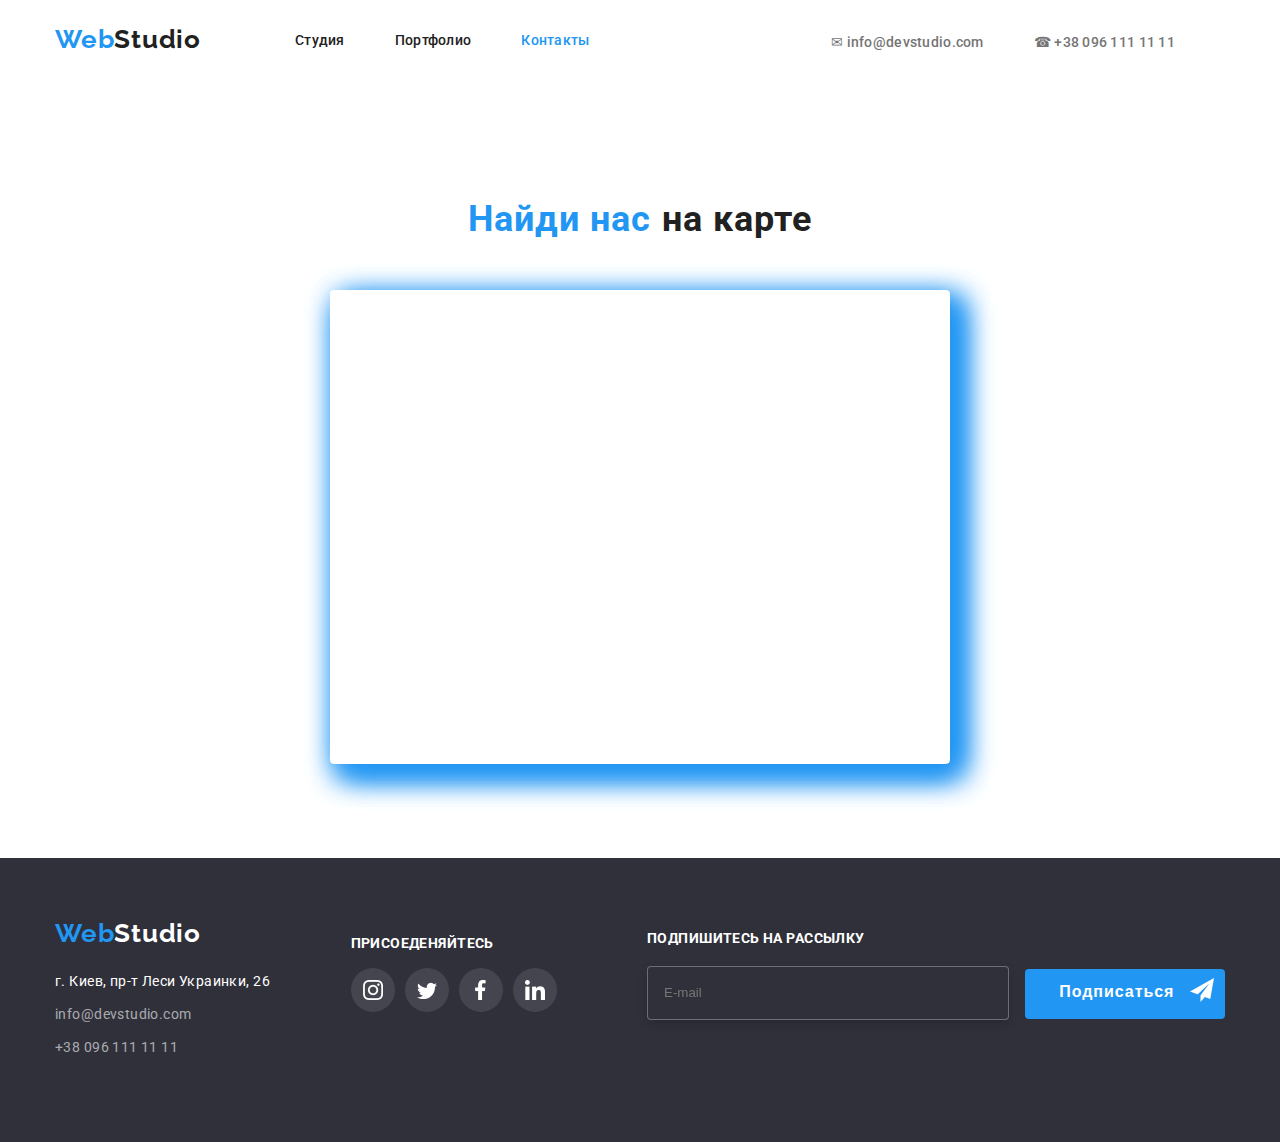
<file: contacts.html>
<!DOCTYPE html>
<html lang="ru">

<head>
  <meta charset="UTF-8" />
  <meta http-equiv="X-UA-Compatible" content="IE=edge" />
  <meta name="viewport" content="width=device-width, initial-scale=1.0" />
  <title>WebStudio</title>

  <link rel="preconnect" href="https://fonts.googleapis.com" />
  <link rel="preconnect" href="https://fonts.gstatic.com" crossorigin />
  <link href="https://fonts.googleapis.com/css2?family=Raleway:wght@700&family=Roboto:wght@400;500;700;900&display=swap"
    rel="stylesheet" />

  <link rel="stylesheet" href="./css/styles.css" />
</head>

<body>
  <!-- Header -->
  <header class="top">

    <!-- Navigation -->
    <nav class="navigation">
      <a class="logo logo-style" href="./index.html"> <span class="logo-color">Web</span>Studio </a>

      <ul class="navigation-list">
        <li class="navigation-item">
          <a class="nav-link" href="./index.html">Студия</a>
        </li>
        <li class="navigation-item">
          <a class="nav-link" href="./portfolio.html">Портфолио</a>
        </li>
        <li class="navigation-item">
          <a class="nav-link active" href="./contacts.html">Контакты</a>
        </li>
      </ul>
    </nav>

    <!-- Contacts -->
    <ul class="contacts-list">
      <li>
        <a class="contact-link" href="mailto:info@devstudio.com">&#9993; info@devstudio.com</a>
      </li>
      <li>
        <a class="contact-link" href="tel:+380961111111">&#9742; +38 096 111 11 11</a>
      </li>
    </ul>
  </header>

  <!-- Main content -->
  <main>

    <section class="map">
      <h1 class="map-title"><span>Найди нас</span> на карте</h1>
      <div>
        <iframe
          src="https://www.google.com/maps/embed?pb=!1m14!1m8!1m3!1d635.4449308715966!2d30.5385548!3d50.4265756!3m2!1i1024!2i768!4f13.1!3m3!1m2!1s0x40d4cf0e033ecbe9%3A0x57a4dffefec77da0!2z0LHRg9C7LiDQm9C10YHQuCDQo9C60YDQsNC40L3QutC4LCAyNiwg0JrQuNC10LIsINCj0LrRgNCw0LjQvdCwLCAwMjAwMA!5e0!3m2!1sru!2spl!4v1656345236291!5m2!1sru!2spl"
          width="600" height="450" style="border: 0" allowfullscreen="" loading="lazy"
          referrerpolicy="no-referrer-when-downgrade"></iframe>
      </div>

    </section>
  </main>

  <!-- Footer -->
  <footer class="address">
    <div class="footer-div">
      <div class="bottom-nav">
        <div class="logo-style">
          <a class="logo-btn" href="./index.html"> <span class="logo-color">Web</span>Studio </a>
        </div>

        <!-- Адрес в футере -->
        <address class="address-link">
          <ul class="contacts-footer">
            <li class="contact-list-style">
              <a href="https://goo.gl/maps/c7Js6aHGa2ZHowPY9" target="_blank" rel="nofollow norefferer noopener"
                class="address-title">г. Киев, пр-т Леси Украинки, 26</a>
            </li>
            <li class="contact-list-style">
              <a class="contact-style" href="mailto:info@devstudio.com">
                info@devstudio.com
              </a>
            </li>
            <li class="contact-list-style">
              <a class="contact-style" href="tel:+380961111111">
                +38 096 111 11 11
              </a>
            </li>
          </ul>
        </address>
      </div>


      <!-- Присоеденитесь -->
      <div class="bottom-social">
        <b class="bottom-text">ПРИСОЕДЕНЯЙТЕСЬ</b>
        <ul class="bottom-social-pages">
          <li class="company-social-item">
            <a rel="nofollow norefferer noopener" target="_blank" href="https://www.instagram.com/"><img
                class="img-social" src="./img/social-pages/instagram.png" alt="instagram" width="50%" />
            </a>
          </li>
          <li class="company-social-item">
            <a rel="nofollow norefferer noopener" target="_blank" href="https://twitter.com"><img class="img-social"
                src="./img/social-pages/twitter.png" alt="twitter" width="50%" />
            </a>
          </li>
          <li class="company-social-item">
            <a rel="nofollow norefferer noopener" target="_blank" href="https://www.facebook.com">
              <img class="img-social" src="./img/social-pages/facebook.png" alt="facebook" width="50%" />
            </a>
          </li>
          <li class="company-social-item">
            <a rel="nofollow norefferer noopener" target="_blank" href="https://www.linkedin.com">
              <img class="img-social" src="./img/social-pages/linkedin.png" alt="linkedin" width="50%" />
            </a>
          </li>
        </ul>
      </div>

      <!-- Подпишитесь -->
      <div class="bottom-form">
        <form action="E-mail">
          <h2 class="bottom-text">Подпишитесь на рассылку</h2>
          <input class="input-form" type="email" placeholder="E-mail" required />
          <button class="form-btn" type="submit">
            Подписаться <img src="./img/icon-send.png" class="button-img" alt="telegram" />
          </button>
        </form>
      </div>
    </div>
  </footer>
</body>

</html>
</file>
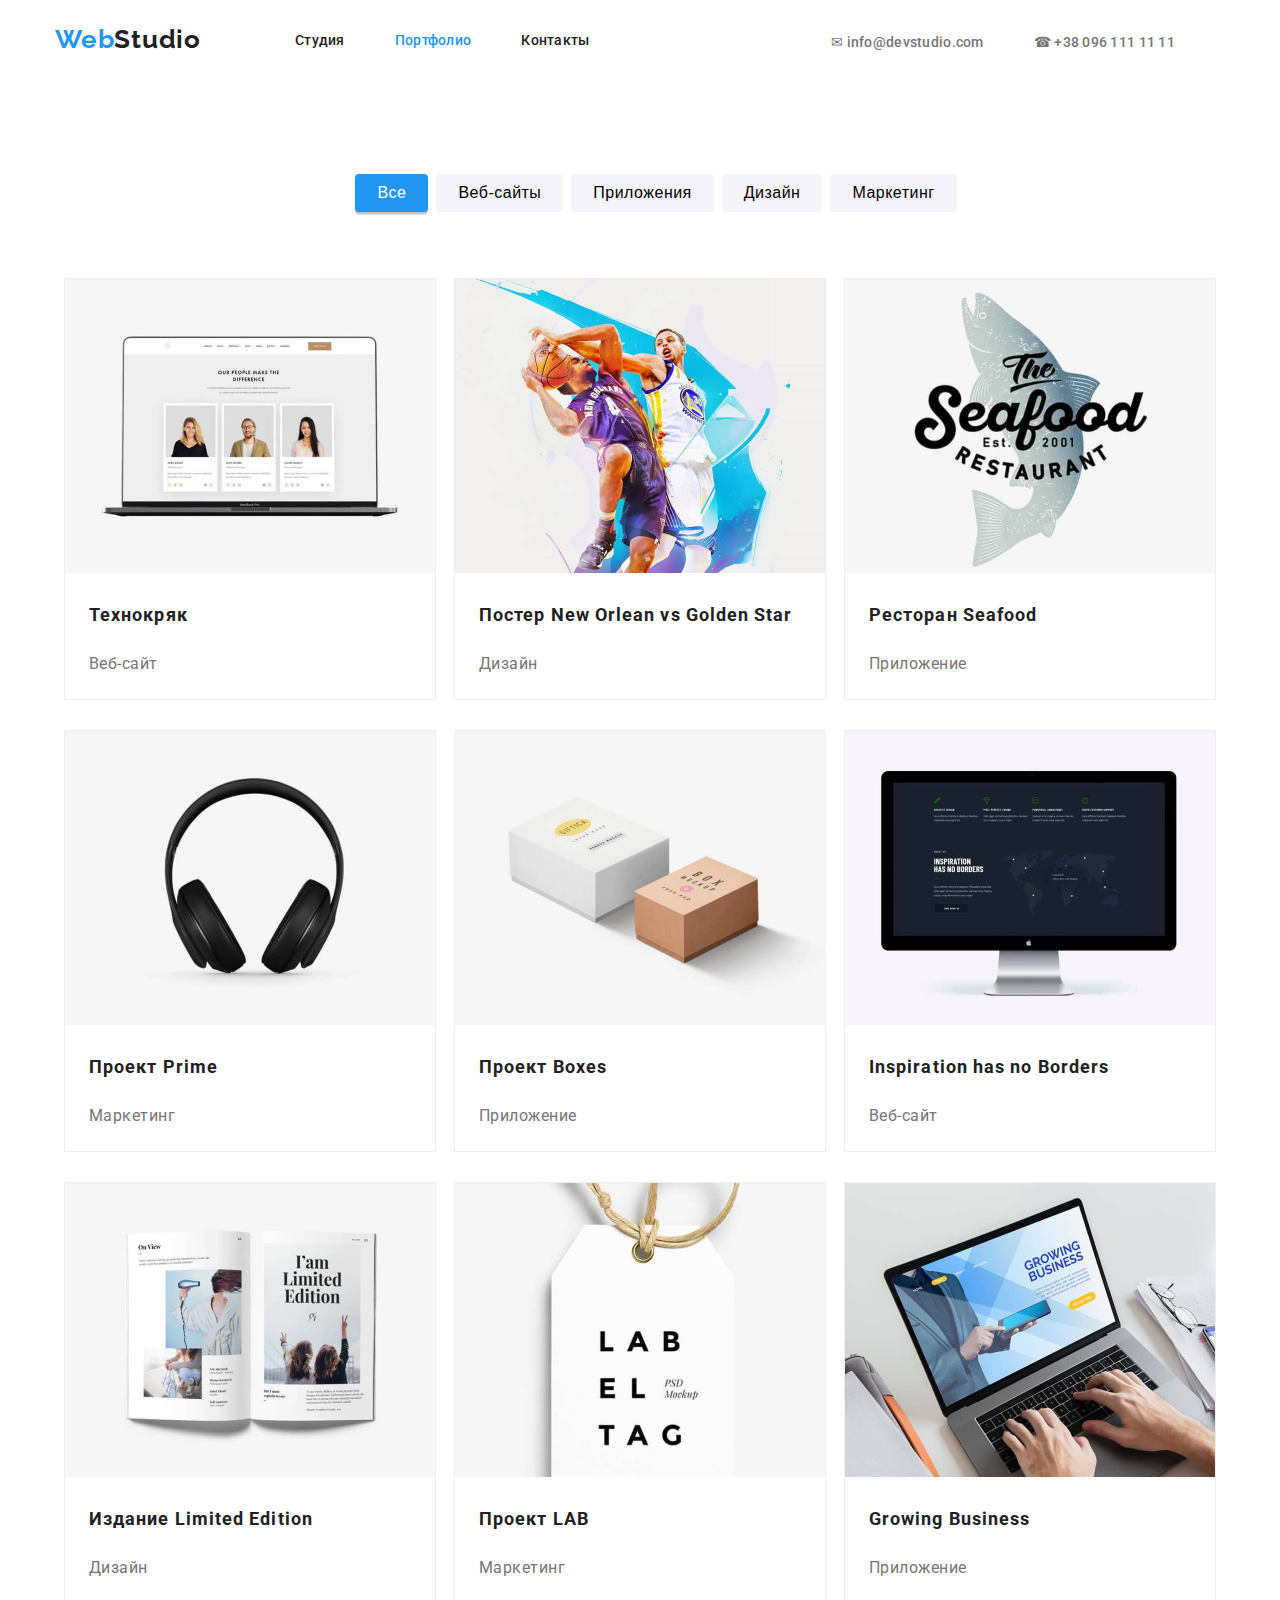
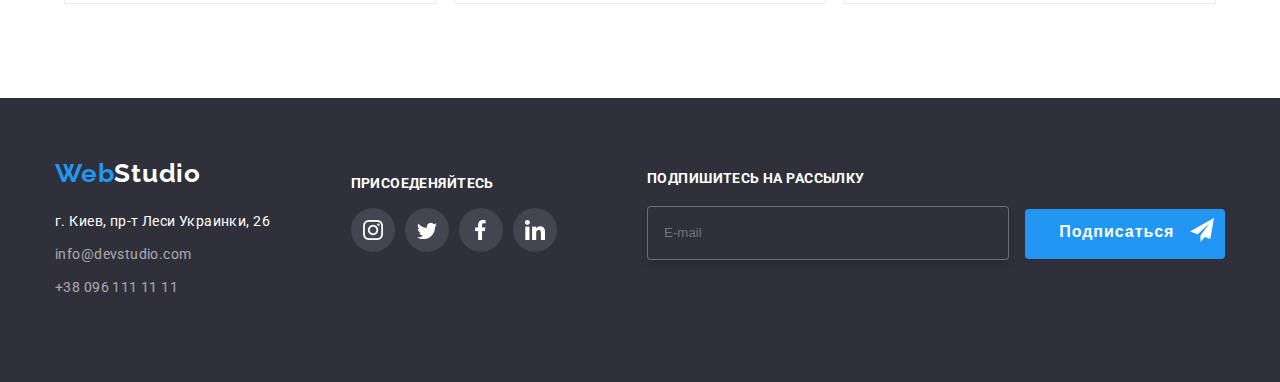
<file: portfolio.html>
<!DOCTYPE html>
<html lang="ru">

<head>
  <meta charset="UTF-8" />
  <meta http-equiv="X-UA-Compatible" content="IE=edge" />
  <meta name="viewport" content="width=device-width, initial-scale=1.0" />
  <title>WebStudio</title>

  <link rel="preconnect" href="https://fonts.googleapis.com" />
  <link rel="preconnect" href="https://fonts.gstatic.com" crossorigin />
  <link href="https://fonts.googleapis.com/css2?family=Raleway:wght@700&family=Roboto:wght@400;500;700;900&display=swap"
    rel="stylesheet" />

  <link rel="stylesheet" href="./css/styles.css" />
</head>

<body>
  <!-- Header -->
  <header class="top">

    <!-- Navigation -->
    <nav class="navigation">
      <a class="logo logo-style" href="./index.html"> <span class="logo-color">Web</span>Studio </a>

      <ul class="navigation-list">
        <li class="navigation-item">
          <a class="nav-link" href="./index.html">Студия</a>
        </li>
        <li class="navigation-item">
          <a class="nav-link active" href="./portfolio.html">Портфолио</a>
        </li>
        <li class="navigation-item">
          <a class="nav-link" href="./contacts.html">Контакты</a>
        </li>
      </ul>
    </nav>

    <!-- Contacts -->
    <ul class="contacts-list">
      <li>
        <a class="contact-link" href="mailto:info@devstudio.com">&#9993; info@devstudio.com</a>
      </li>
      <li>
        <a class="contact-link" href="tel:+380961111111">&#9742; +38 096 111 11 11</a>
      </li>
    </ul>
  </header>

  <!-- Main content -->
  <main>
    <!-- Категории -->
    <section class="pages">
      <h1 class="visually-hidden">Категории</h1>
      <ul class="pages-list">
        <li class="pages-item">
          <button class="nav-category-btn active-button" type="button">Все</button>
        </li>
        <li class="pages-item">
          <button class="nav-category-btn" type="button">Веб-сайты</button>
        </li>
        <li class="pages-item">
          <button class="nav-category-btn" type="button">Приложения</button>
        </li>
        <li class="pages-item">
          <button class="nav-category-btn" type="button">Дизайн</button>
        </li>
        <li class="pages-item">
          <button class="nav-category-btn" type="button">Маркетинг</button>
        </li>
      </ul>

      <ul class="category-list">
        <li class="category-item">
          <a href="">
            <img src="./img/portfolio/web-site.jpg" alt="Технокряк" width="370" />
            <h2 class="category-title">Технокряк</h2>
            <p class="category-text">Веб-сайт</p>
          </a>
        </li>
        <li class="category-item">
          <a href="">
            <img src="./img/portfolio/design.jpg" alt="Дизайн (Постер)" width="370" />
            <h2 class="category-title">Постер New Orlean vs Golden Star</h2>
            <p class="category-text">Дизайн</p>
          </a>
        </li>
        <li class="category-item">
          <a href="">
            <img src="./img/portfolio/application.jpg" alt="Приложение seafood" width="370" />
            <h2 class="category-title">Ресторан Seafood</h2>
            <p class="category-text">Приложение</p>
          </a>
        </li>
        <li class="category-item">
          <a href="">
            <img src="./img/portfolio/marketing.jpg" alt="Проект Prime" width="370" />
            <h2 class="category-title">Проект Prime</h2>
            <p class="category-text">Маркетинг</p>
          </a>
        </li>
        <li class="category-item">
          <a href="">
            <img src="./img/portfolio/application_boxes.jpg" alt="Проект Boxes" width="370" />
            <h2 class="category-title">Проект Boxes</h2>
            <p class="category-text">Приложение</p>
          </a>
        </li>
        <li class="category-item">
          <a href="">
            <img src="./img/portfolio/web-site2.jpg" alt="Веб-сайт no Borders" width="370" />
            <h2 class="category-title">Inspiration has no Borders</h2>
            <p class="category-text">Веб-сайт</p>
          </a>
        </li>
        <li class="category-item">
          <a href="">
            <img src="./img/portfolio/design-limited_edition.jpg" alt="Дизайн Limited Edition" width="370" />
            <h2 class="category-title">Издание Limited Edition</h2>
            <p class="category-text">Дизайн</p>
          </a>
        </li>
        <li class="category-item">
          <a href="">
            <img src="./img/portfolio/project-lab_marketing.jpg" alt="Маркетинг (Проект LAB)" width="370" />
            <h2 class="category-title">Проект LAB</h2>
            <p class="category-text">Маркетинг</p>
          </a>
        </li>
        <li class="category-item">
          <a href="">
            <img src="./img/portfolio/application_growing-business.jpg" alt="Приложение Growing Business" width="370" />
            <h2 class="category-title">Growing Business</h2>
            <p class="category-text">Приложение</p>
          </a>
        </li>
      </ul>
    </section>
  </main>

  <!-- Footer -->
  <footer class="address">
    <div class="footer-div">
      <div class="bottom-nav">
        <div class="logo-style">
          <a class="logo-btn" href="./index.html"> <span class="logo-color">Web</span>Studio </a>
        </div>

        <!-- Адрес в футере -->
        <address class="address-link">
          <ul class="contacts-footer">
            <li class="contact-list-style">
              <a href="https://goo.gl/maps/c7Js6aHGa2ZHowPY9" target="_blank" rel="nofollow norefferer noopener"
                class="address-title">г. Киев, пр-т Леси Украинки, 26</a>
            </li>
            <li class="contact-list-style">
              <a class="contact-style" href="mailto:info@devstudio.com">
                info@devstudio.com
              </a>
            </li>
            <li class="contact-list-style">
              <a class="contact-style" href="tel:+380961111111">
                +38 096 111 11 11
              </a>
            </li>
          </ul>
        </address>
      </div>


      <!-- Присоеденитесь -->
      <div class="bottom-social">
        <b class="bottom-text">ПРИСОЕДЕНЯЙТЕСЬ</b>
        <ul class="bottom-social-pages">
          <li class="company-social-item">
            <a rel="nofollow norefferer noopener" target="_blank" href="https://www.instagram.com/"><img
                class="img-social" src="./img/social-pages/instagram.png" alt="instagram" width="50%" />
            </a>
          </li>
          <li class="company-social-item">
            <a rel="nofollow norefferer noopener" target="_blank" href="https://twitter.com"><img class="img-social"
                src="./img/social-pages/twitter.png" alt="twitter" width="50%" />
            </a>
          </li>
          <li class="company-social-item">
            <a rel="nofollow norefferer noopener" target="_blank" href="https://www.facebook.com">
              <img class="img-social" src="./img/social-pages/facebook.png" alt="facebook" width="50%" />
            </a>
          </li>
          <li class="company-social-item">
            <a rel="nofollow norefferer noopener" target="_blank" href="https://www.linkedin.com">
              <img class="img-social" src="./img/social-pages/linkedin.png" alt="linkedin" width="50%" />
            </a>
          </li>
        </ul>
      </div>

      <!-- Подпишитесь -->
      <div class="bottom-form">
        <form action="E-mail">
          <h2 class="bottom-text">Подпишитесь на рассылку</h2>
          <input class="input-form" type="email" placeholder="E-mail" required />
          <button class="form-btn" type="submit">
            Подписаться <img src="./img/icon-send.png" class="button-img" alt="telegram" />
          </button>
        </form>
      </div>
    </div>
  </footer>
  <script src="./active.js"></script>
</body>

</html>
</file>
<file: css/styles.css>
:root {
  --logo-color: #2196f3;
  --text-color: #757575;
  --main-text-color: #212121;
  --hero-text-color: #fff;
  --bcg-color: #f5f4fa;
}

html,
body {
  font-family: 'Roboto', sans-serif;
  margin: 0;
  height: 100%;
  background-color: var(--hero-text-color);
  color: var(--main-text-color);
}

.top {
  display: flex;
  height: 80px;
  justify-content: space-between;
  width: 1170px;
  margin: 0 auto;
}

.logo-btn {
  font-weight: 700;
  font-size: 26px;
  line-height: 31px;
  letter-spacing: 0.03em;
  margin-top: 60px;
  color: var(--hero-text-color);
}

.logo {
  font-weight: 700;
  font-size: 26px;
  line-height: 31px;
  letter-spacing: 0.03em;
  margin-top: 24px;
  margin-right: 94px;
}

.logo-style {
  font-family: 'Raleway';
  font-style: normal;
  display: flex;
}

.contact-link:hover,
.logo-color {
  color: var(--logo-color);
}

.navigation {
  display: flex;
}

.navigation-list {
  display: flex;
  margin-top: 32px;
  padding: 0;
}

.navigation-item {
  margin-right: 50px;
  font-weight: 500;
  font-size: 14px;
  line-height: 16px;
  letter-spacing: 0.02em;
}

.contacts-list {
  display: flex;
  margin-top: 32px;
  padding: 0;
}

.active,
.active-button,
.nav-link:hover {
  color: var(--logo-color);
}

.contact-link {
  margin-right: 50px;
  font-weight: 500;
  font-size: 14px;
  line-height: 16px;
  letter-spacing: 0.02em;
  color: var(--text-color);
}

.hero {
  display: flex;
  flex-direction: column;
  align-items: center;
  background-image: url('../img/hero.jpg');
  background-repeat: no-repeat;
  background-size: 100%;
}

.hero-title {
  font-weight: 900;
  font-size: 44px;
  line-height: 60px;
  text-align: center;
  letter-spacing: 0.06em;
  text-transform: uppercase;
  color: var(--hero-text-color);
  width: 696px;
  margin: 0 0 30px 0;
  display: flex;
  padding-top: 200px;
}

.hero-btn {
  font-weight: 700;
  font-size: 16px;
  line-height: 30px;
  display: flex;
  align-items: center;
  text-align: center;
  letter-spacing: 0.06em;
  color: var(--hero-text-color);
  background: var(--logo-color);
  box-shadow: 0px 4px 4px rgba(0, 0, 0, 0.15);
  border-radius: 4px;
  padding: 10px 32px;
  cursor: pointer;
  border: none;
  margin-bottom: 140px;
}

.features {
  padding-top: 94px;
}

.visually-hidden {
  position: absolute;
  white-space: nowrap;
  width: 1px;
  height: 1px;
  overflow: hidden;
  border: 0;
  padding: 0;
  clip: rect(0 0 0 0);
  clip-path: inset(50%);
  margin: -1px;
}

.features-list {
  display: flex;
  margin: 0 auto;
  width: 1170px;
  justify-content: space-between;
}

.feature-title {
  font-weight: 700;
  font-size: 14px;
  line-height: 16px;
  letter-spacing: 0.03em;
  text-transform: uppercase;
  margin-top: 10px;
}

.feature-text {
  font-weight: 400;
  font-size: 14px;
  line-height: 24px;
  letter-spacing: 0.03em;
  color: var(--text-color);
  width: 270px;
}

.map-title,
.clients-title,
.about-features-title,
.about-title {
  font-weight: 700;
  font-size: 36px;
  line-height: 42px;
  text-align: center;
  letter-spacing: 0.03em;
  margin-bottom: 50px;
  padding-top: 94px;
}

.clients-list,
.team,
.about-us {
  padding-bottom: 94px;
}

.about-photo {
  align-items: center;
  margin: 0 15px;
}

.about-foto-all {
  display: flex;
  align-items: center;
  margin: auto;
  width: 1170px;
  justify-content: center;
}

.team {
  background-color: var(--bcg-color);
}

.team-title {
  padding-top: 94px;
  font-weight: 700;
  font-size: 36px;
  line-height: 42px;
  text-align: center;
  letter-spacing: 0.03em;
}

.team-person {
  text-align: center;
  margin: 50px auto;
  width: 1170px;
  display: flex;
  margin: auto;
  justify-content: center;
}

.person-title {
  margin-bottom: 10px;
  font-weight: 500;
  font-size: 16px;
  line-height: 19px;
  text-align: center;
  letter-spacing: 0.03em;
}

.person-text {
  margin-bottom: 30px;
  font-weight: 400;
  font-size: 16px;
  line-height: 19px;
  text-align: center;
  letter-spacing: 0.03em;
  color: var(--text-color);
}

.team-person-photo {
  width: 270px;
}

.address {
  background: #2f303a;
}

.address-title {
  font-weight: 400;
  font-size: 14px;
  line-height: 24px;
  letter-spacing: 0.03em;
  color: var(--hero-text-color);
  margin-top: 20px;
  margin-bottom: 10px;
}

.contact-style {
  font-weight: 400;
  font-size: 14px;
  line-height: 24px;
  letter-spacing: 0.03em;
  color: rgba(255, 255, 255, 0.6);
}

.contact-list-style {
  margin-bottom: 9px;
}

a {
  text-decoration: none;
  color: var(--main-text-color);
}
ul {
  list-style: none;
}

.address-link {
  font-family: 'Roboto';
  font-style: normal;
}

.contacts-footer {
  font-weight: 400;
  font-size: 14px;
  line-height: 24px;
  letter-spacing: 0.03em;
  color: rgba(255, 255, 255, 0.6);
  margin-top: 20px;
  padding: 0 0 60px 0;
  display: flex;
  flex-direction: column;
}

.contacts-footer :hover {
  color: var(--logo-color);
}

.about-person {
  background: var(--hero-text-color);
  box-shadow: 0px 1px 3px rgba(0, 0, 0, 0.12), 0px 1px 1px rgba(0, 0, 0, 0.14),
    0px 2px 1px rgba(0, 0, 0, 0.2);
  border-radius: 0px 0px 4px 4px;
  margin-right: 30px;
}

.pages {
  margin-top: 94px;
  margin-bottom: 64px;
}

.pages-list {
  display: flex;
  justify-content: center;
}

.category-list {
  display: flex;
  flex-wrap: wrap;
  justify-content: space-around;
  width: 1170px;
  margin: 0 auto;
  padding: 0;
}

.category-item {
  background: var(--hero-text-color);
  border: 1px solid #eee;
  margin-bottom: 30px;
}
.category-item:hover {
  box-shadow: 0px 1px 1px rgba(0, 0, 0, 0.12), 0px 4px 4px rgba(0, 0, 0, 0.06),
    1px 4px 6px rgba(0, 0, 0, 0.16);
}

.category-title {
  font-weight: 700;
  font-size: 18px;
  line-height: 36px;
  letter-spacing: 0.06em;
  margin-top: 20px;
  margin-left: 24px;
}
.category-text {
  font-weight: 400;
  font-size: 16px;
  line-height: 30px;
  letter-spacing: 0.03em;
  color: var(--text-color);
  margin-left: 24px;
  margin-bottom: 20px;
}

.nav-category-btn {
  padding: 6px 22px;
  margin-right: 8px;
  font-weight: 500;
  font-size: 16px;
  line-height: 26px;
  text-align: center;
  letter-spacing: 0.03em;
  margin-bottom: 50px;
  border-radius: 4px;
  background-color: var(--bcg-color);
  border: none;
  cursor: pointer;
}

.active-button,
.nav-category-btn:hover {
  color: var(--hero-text-color);
  background-color: var(--logo-color);
  box-shadow: 0px 3px 1px rgba(0, 0, 0, 0.1), 0px 1px 2px rgba(0, 0, 0, 0.08),
    0px 2px 2px rgba(0, 0, 0, 0.12);
}

.active-button {
  box-shadow: 0px 3px 1px rgba(0, 0, 0, 0.1), 0px 1px 2px rgba(0, 0, 0, 0.08),
    0px 2px 2px rgba(0, 0, 0, 0.12);
}

.bottom-social-pages {
  display: flex;
  padding: 0;
}

.bottom-text {
  font-weight: 700;
  font-size: 14px;
  line-height: 16px;
  letter-spacing: 0.03em;
  text-transform: uppercase;
  color: var(--hero-text-color);
  margin-bottom: 20px;
}

.footer-div {
  width: 1170px;
  margin: 0 auto;
  display: flex;
  justify-content: space-between;
}

.company-social-item {
  width: 44px;
  height: 44px;
  border-radius: 50%;
  background: rgba(255, 255, 255, 0.1);
  align-items: center;
  justify-content: center;
  margin-right: 10px;
  display: flex;
}

.company-social-item:hover {
  background: var(--logo-color);
  transform: scale(1.1);
}

.bottom-social {
  margin-top: 75px;
}

.bottom-form {
  margin-top: 60px;
}
.form-btn {
  border-radius: 4px;
  background: var(--logo-color);
  border: none;
  color: var(--hero-text-color);
  cursor: pointer;
  font-weight: 700;
  font-size: 16px;
  line-height: 30px;
  letter-spacing: 0.06em;
  margin-left: 12px;
  width: 200px;
  height: 50px;
  padding: 0 6px 8px 29px;
}

.input-form {
  background: #2f303a;
  border: 1px solid rgba(255, 255, 255, 0.3);
  filter: drop-shadow(0px 4px 4px rgba(0, 0, 0, 0.15));
  border-radius: 4px;
  width: 342px;
  height: 50px;
  color: var(--hero-text-color);
  padding-left: 16px;
}

.form-btn:hover {
  box-shadow: 0px 4px 4px rgba(0, 0, 0, 0.15);
  transform: scale(1.1);
}

.button-img {
  width: 24px;
  position: relative;
  top: 5px;
  margin-left: 10px;
}

.img-social {
  display: flex;
  justify-content: center;
  margin-left: 25%;
}

.feature-item > div {
  width: 270px;
  height: 120px;
  background: var(--bcg-color);
  border-radius: 4px;
  margin-bottom: 30px;
  display: flex;
  justify-content: center;
  align-items: center;
}

.clients-list {
  display: flex;
  justify-content: space-between;
  width: 1170px;
  margin: 0 auto;
}

.clients-item {
  width: 170px;
  height: 92px;
  border: 1px solid #afb1b8;
  border-radius: 4px;
  display: flex;
  justify-content: center;
  align-items: center;
}

.clients-item:hover {
  border: 1px solid var(--logo-color);
}

.clients-item:hover > a > svg path {
  fill: var(--logo-color);
}

.personal-social-pages > li {
  padding-bottom: 30px;
}
.personal-social-pages {
  display: flex;
  justify-content: space-around;
  padding: 0;
  margin: 0 32px;
}

.map {
  display: flex;
  justify-content: center;
  flex-direction: column;
  align-items: center;
  width: 1170px;
  margin: 0 auto;
  padding-bottom: 94px;
}
.map > iframe {
  border: var(--logo-color);
}
.map-title > span {
  color: var(--logo-color);
}
.map > div {
  border: 5px var(--logo-color);
  padding: 10px;
  box-shadow: 10px 10px 30px var(--logo-color), 10px 10px 30px var(--logo-color),
    10px 10px 30px var(--logo-color);
  border-radius: 4px;
}
</file>
